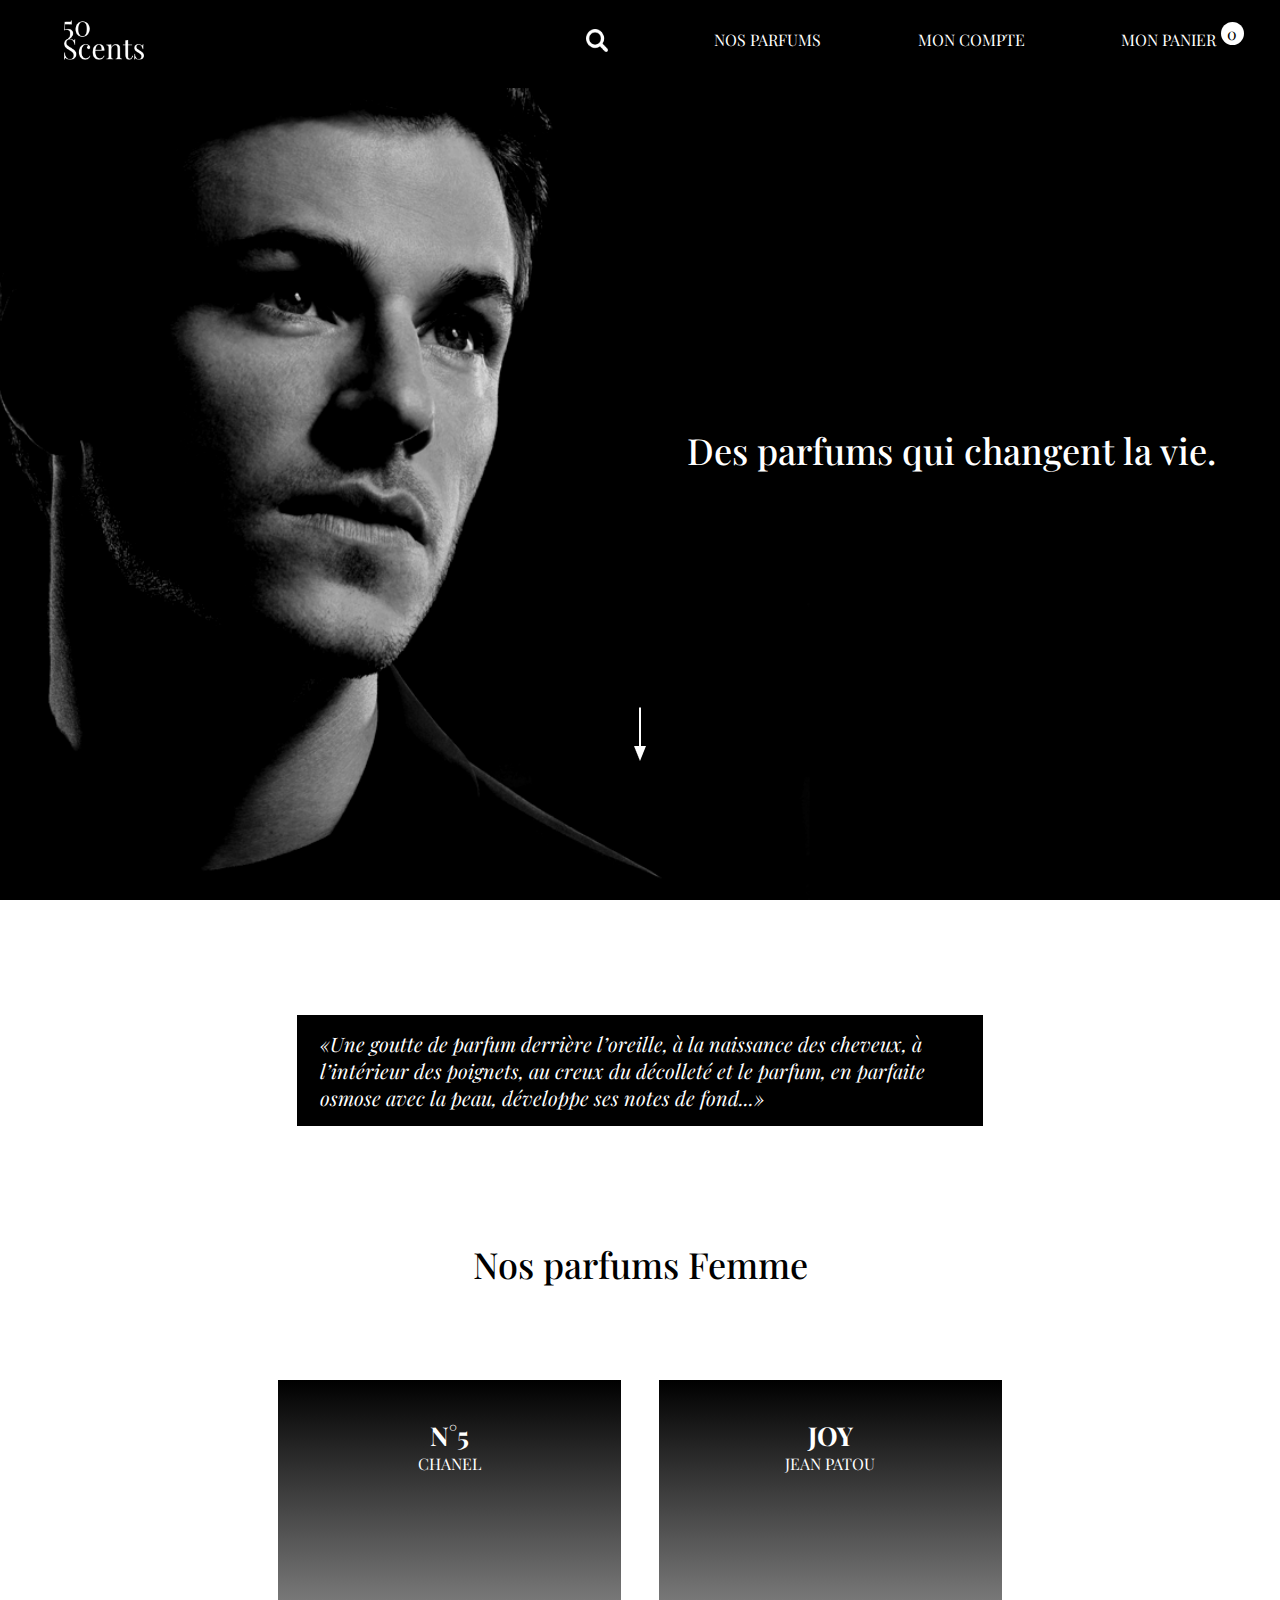
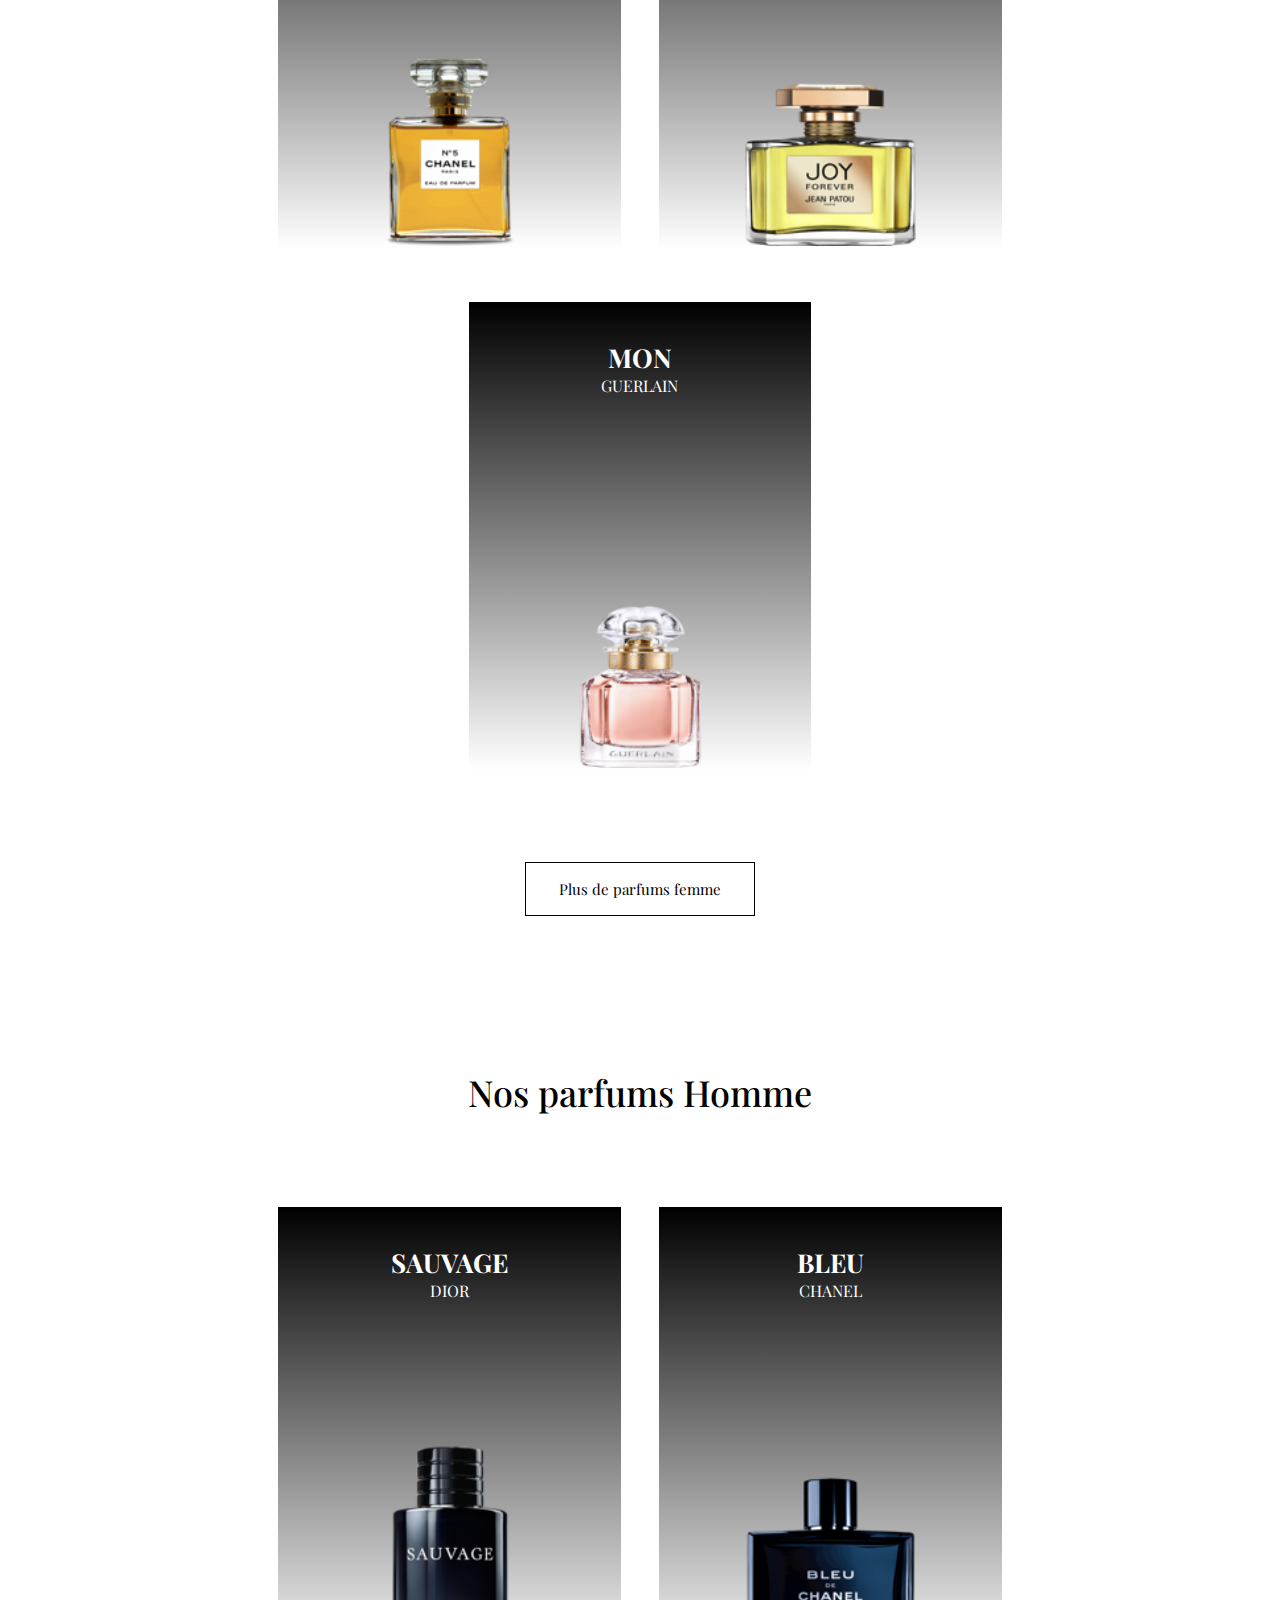
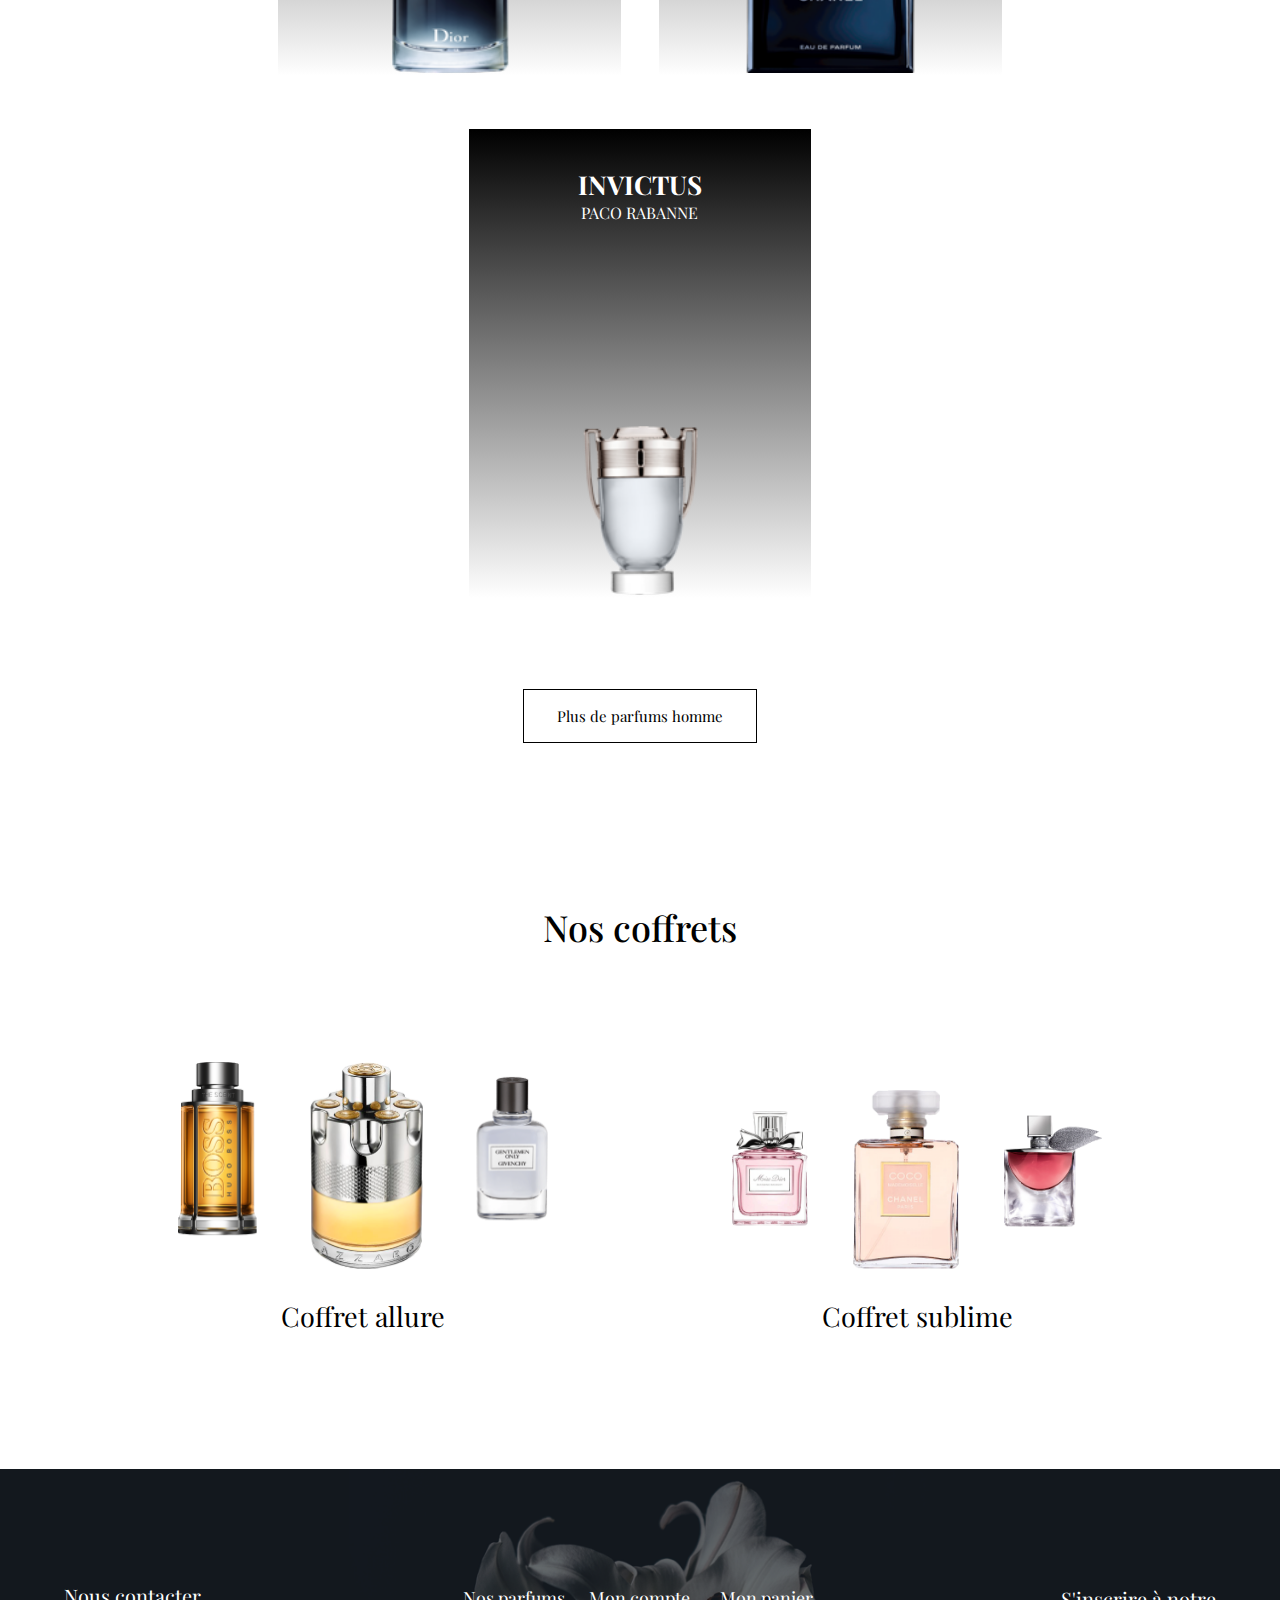
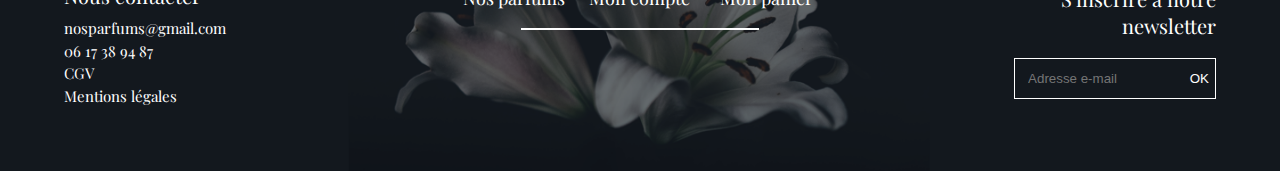
<file: index.html>
<!DOCTYPE html>
<html lang="fr">
<head>
  <meta charset="utf-8">
  <meta name="viewport" content="width=device-width, initial-scale=1.0">
  <link rel="stylesheet" href="styles/css/screen.css">
  <link href="https://fonts.googleapis.com/css?family=Playfair+Display:400,400i,700,700i,900,900i" rel="stylesheet">
  <link href="https://fonts.googleapis.com/css?family=Lato:100,300,400,700,900" rel="stylesheet">
  <title>50 Scents | Découvrez notre meilleure sélection de parfums homme et femme</title>
</head>
<body>
  <!-- HEADER -->
  <header>
    <!-- NAV -->
    <nav>
      <a href="index.html">
        <h1><img src="img-layout/logo-50-scents.png" alt="logo 50 Scents"></h1>
      </a>
      <img class="close" src="img-layout/close.png" alt="fermer le menu">
      <ul>
        <!-- ELEMENTS NAV -->
        <li class="search-menu"><a href="#"><img src="img-layout/search.png" alt="rechercher un parfum"></a></li>
        <li><a href="products-list.html">nos parfums</a></li>
        <li><a href="account.html">mon compte</a></li>
        <li class="basket"><a href="basket.html">mon panier <span id="count">0</span></a></li>
      </ul>
      <img class="burger" src="img-layout/menu.png" alt="ouvrir le menu">
      <!-- DETAILS PANIER AU HOVER -->
      <div class="basket-details">
        <div class="basket-product">
          <figure>
            <img src="img-content/ddd.png" alt="flacon chanel numero 5">
          </figure>
          <div class="details">
            <span>Chanel N°5</span>
            <span>Flacon de 100ml</span>
            <span>Quantité : 1</span>
            <span>Prix: 100€</span>
          </div>
          <img class="cross" src="img-layout/close.png" alt="retirer l'article" width="15">
        </div>
        <div class="basket-product">
          <figure>
            <img src="img-content/joy-home.png" alt="flacon jean patou joy">
          </figure>
          <div class="details">
            <span>Jean Patou - Joy</span>
            <span>Flacon de 100ml</span>
            <span>Quantité : 1</span>
            <span>Prix: 100€</span>
          </div>
          <img class="cross" src="img-layout/close.png" alt="retirer l'article" width="15">
        </div>
        <div class="pay">
          <span>Total : 200€</span>
          <a href="basket.html">payer</a>
        </div>
      </div>
    </nav>
  </header>
  <!-- FENETRE MODALE RECHERCHE -->
  <div class="search">
    <img src="img-layout/close.png" alt="fermer la fenêtre de recherche" width="30">
    <form class="" action="index.html" method="post">
      <input type="text" name="search" placeholder="Cherchez un parfum">
    </form>
  </div>
  <!-- HEADER COVER + PHRASE -->
  <section class="banner banner-index">
    <h2>Des parfums qui changent la vie.</h2>
    <div>
      <img src="img-layout/arrow.png" alt="scrollez pour découvrir">
    </div>
  </section>
  <main class="index-container">
    <!-- LISTE PARFUMS FEMME -->
    <section class="scent-list">
      <q>Une goutte de parfum derrière l’oreille, à la naissance des cheveux, à l’intérieur des poignets, au creux du décolleté et le parfum, en parfaite osmose avec la peau, développe ses notes de fond...</q>
      <h3>Nos parfums Femme</h3>
      <a class="picture" href="numero5-chanel.html">
        <!-- DESCRIPTION PARFUM -->
        <div>
          <h4>n°5</h4>
          <span class="brand">chanel</span>
          <!-- IMAGE PARFUM -->
          <figure>
            <img class="chanel" src="img-content/chanel1.png" alt="Flacon Numero 5 - Chanel">
          </figure>
        </div>
        <div class="details">
          <p>Lorem ipsum dolor sit amet, consectetur adipisicing elit, sed do eiusmod tempor incididunt ut labore et dolore magna aliqua.</p>
          <span>100&euro;</span>
        </div>
      </a>
      <a class="picture" href="jadore-dior.html">
        <div>
          <h4>joy</h4>
          <span class="brand">jean patou</span>
          <figure>
            <img class="joy" src="img-content/joy-list.png" alt="Flacon Joy - Jean Patou">
          </figure>
        </div>
        <div class="details">
          <p>Lorem ipsum dolor sit amet, consectetur adipisicing elit, sed do eiusmod tempor incididunt ut labore et dolore magna aliqua.</p>
          <span>100&euro;</span>
        </div>
      </a>
      <a class="picture" href="bleu-chanel.html">
        <div>
          <h4>mon</h4>
          <span class="brand">guerlain</span>
          <figure>
            <img class="guerlain" src="img-content/guerlain.png" alt="Flacon Mon - Guerlain">
          </figure>
        </div>
        <div class="details">
          <p>Lorem ipsum dolor sit amet, consectetur adipisicing elit, sed do eiusmod tempor incididunt ut labore et dolore magna aliqua.</p>
          <span>100&euro;</span>
        </div>
      </a>
    </section>
    <div class="discover">
      <a href="products-list.html#women">Plus de parfums femme</a>
    </div>
    <section class="scent-list">
      <h3>Nos parfums Homme</h3>
      <a class="picture" href="sauvage-dior.html">
        <div>
          <h4>sauvage</h4>
          <span class="brand">dior</span>
          <figure>
            <img id="sauvage" src="img-content/sauvage.png" alt="Flacon Sauvage - Dior">
          </figure>
        </div>
        <div class="details">
          <p>Lorem ipsum dolor sit amet, consectetur adipisicing elit, sed do eiusmod tempor incididunt ut labore et dolore magna aliqua.</p>
          <span>100&euro;</span>
        </div>
      </a>
      <a class="picture" href="bleu-chanel.html">
        <div>
          <h4>bleu</h4>
          <span class="brand">chanel</span>
          <figure>
            <img class="bleu" src="img-content/bleu.png" alt="Flacon Bleu - Chanel">
          </figure>
        </div>
        <div class="details">
          <p>Lorem ipsum dolor sit amet, consectetur adipisicing elit, sed do eiusmod tempor incididunt ut labore et dolore magna aliqua.</p>
          <span>100&euro;</span>
        </div>
      </a>
      <a class="picture" href="numero5-chanel.html">
        <div>
          <h4>invictus</h4>
          <span class="brand">paco rabanne</span>
          <figure>
            <img class="invictus" src="img-content/invictus.png" alt="Flacon Invictus - Paco Rabanne">
          </figure>
        </div>
        <div class="details">
          <p>Lorem ipsum dolor sit amet, consectetur adipisicing elit, sed do eiusmod tempor incididunt ut labore et dolore magna aliqua.</p>
          <span>100&euro;</span>
        </div>
      </a>
    </section>
    <div class="discover">
      <a href="products-list.html#men">Plus de parfums homme</a>
    </div>
    <section class="scent-pack">
      <h3>Nos coffrets</h3>
      <a class="pack" href="#">
        <div>
          <figure>
            <img id="pack-one" src="img-content/pack-one.png" alt="coffret Allure composé des parfums Hugo Boss, Azzaro &amp; Givenchy">
          </figure>
          <span>Coffret allure</span>
        </div>
      </a>
      <a class="pack" href="#">
        <div class="pack-two">
          <figure>
            <img src="img-content/pack-two.png" alt="coffret Sublime composé des parfums Miss Dior, Coco Mademoiselle &amp; Lolita Lempicka">
          </figure>
          <span>Coffret sublime</span>
        </div>
      </a>
    </section>
  </main>
  <!-- FOOTER -->
  <footer>
    <div class="footer-container">
      <!-- PARTIE CONTACT -->
      <div class="contact">
        <span>Nous contacter</span>
        <span><a href="mailto:nosparfums@gmail.com">nosparfums@gmail.com</a></span>
        <span><a href="tel:0617389487">06 17 38 94 87</a></span>
        <span>CGV</span>
        <span>Mentions légales</span>
      </div>
      <div class="account-container">
        <!-- PARTIE PLAN DE SITE -->
        <div class="sitemap">
          <ul>
            <li><a href="products-list.html">Nos parfums</a></li>
            <li><a href="account.html">Mon compte</a></li>
            <li class="basket"><a href="basket.html">Mon panier</a></li>
          </ul>
        </div>
        <div class="line">
        </div>
      </div>
      <!-- PARTIE NEWSLETTER -->
      <div class="newsletter">
        <div>
          <span>S'inscrire à notre newsletter</span>
          <form class="" action="index.html" method="post">
            <input type="email" name="mail" placeholder="Adresse e-mail">
            <input type="submit" name="subscribe" value="OK">
          </form>
        </div>
      </div>
    </div>
  </footer>

  <!-- CHARGEMENT DES SCRIPTS -->
  <script src="script/js/show-search.js" charset="utf-8"></script>
  <script src="script/js/scroll-gestion.js" charset="utf-8"></script>
  <script src="script/js/remove-from-basket.js" charset="utf-8"></script>
  <script src="script/js/burger.js" charset="utf-8"></script>
  <script src="script/js/save-storage.js" charset="utf-8"></script>
  <script src="script/js/show-basket.js" charset="utf-8"></script>
</body>
</html>
</file>
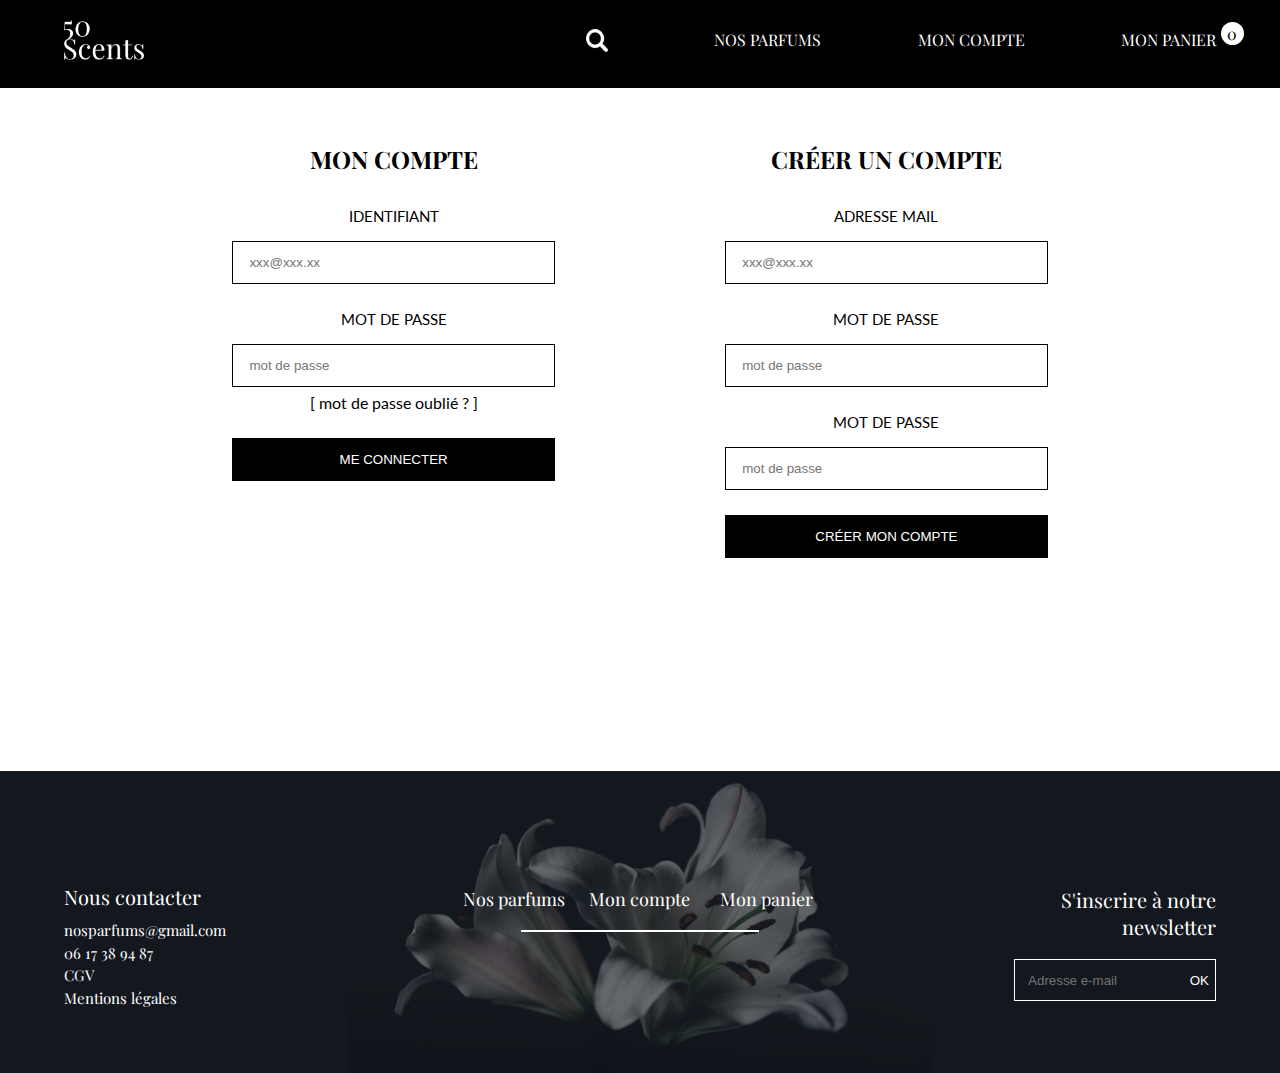
<file: account.html>
<!DOCTYPE html>
<html lang="fr">
<head>
  <meta charset="utf-8">
  <meta name="viewport" content="width=device-width, initial-scale=1.0">
  <link rel="stylesheet" href="styles/css/screen.css">
  <link href="https://fonts.googleapis.com/css?family=Playfair+Display:400,400i,700,700i,900,900i" rel="stylesheet">
  <link href="https://fonts.googleapis.com/css?family=Lato:100,300,400,700,900" rel="stylesheet">
  <title>50 Scents | Création ou connexion à votre compte</title>
</head>
<body>
  <!-- HEADER -->
  <header>
    <!-- NAV -->
    <nav>
      <a href="index.html">
        <h1><img src="img-layout/logo-50-scents.png" alt="logo 50 Scents"></h1>
      </a>
      <img class="close" src="img-layout/close.png" alt="fermer le menu">
      <ul>
        <!-- ELEMENTS NAV -->
        <li class="search-menu"><a href="#"><img src="img-layout/search.png" alt="rechercher un parfum"></a></li>
        <li><a href="products-list.html">nos parfums</a></li>
        <li><a href="account.html">mon compte</a></li>
        <li class="basket"><a href="basket.html">mon panier <span id="count">0</span></a></li>
      </ul>
      <img class="burger" src="img-layout/menu.png" alt="ouvrir le menu">
      <!-- DETAILS PANIER AU HOVER -->
      <div class="basket-details">
        <div class="basket-product">
          <!-- IMAGE PARFUM -->
          <figure>
            <img src="img-content/ddd.png" alt="flacon chanel numero 5">
          </figure>
          <!-- DESCRIPTION PARFUM -->
          <div class="details">
            <span>Chanel N°5</span>
            <span>Flacon de 100ml</span>
            <span>Quantité : 1</span>
            <span>Prix: 100€</span>
          </div>
          <img class="cross" src="img-layout/close.png" alt="retirer l'article" width="15">
        </div>
        <div class="basket-product">
          <figure>
            <img src="img-content/joy-home.png" alt="flacon jean patou joy">
          </figure>
          <div class="details">
            <span>Jean Patou - Joy</span>
            <span>Flacon de 100ml</span>
            <span>Quantité : 1</span>
            <span>Prix: 100€</span>
          </div>
          <img class="cross" src="img-layout/close.png" alt="retirer l'article" width="15">
        </div>
        <div class="pay">
          <span>Total : 200€</span>
          <a href="basket.html">payer</a>
        </div>
      </div>
    </nav>
  </header>
  <!-- FENETRE MODALE RECHERCHE -->
  <div class="search">
    <img src="img-layout/close.png" alt="fermer la fenêtre de recherche" width="30">
    <form class="" action="index.html" method="post">
      <input type="text" name="search" placeholder="Cherchez un parfum">
    </form>
  </div>
  <main class="account">
    <div>
      <!-- CONNEXION AU COMPTE EXISTANT -->
      <form class="" action="#" method="post">
        <h2>mon compte</h2>
        <label for="identifiant">identifiant</label>
        <input type="text" id="identifiant" name="identifiant" placeholder="xxx@xxx.xx">
        <label for="mdp">mot de passe</label>
        <input class="mdp" id="mdp" type="password" name="mdp" placeholder="mot de passe">
        <span><a href="#">[ mot de passe oublié ? ]</a></span>
        <input type="submit" name="ok" value="me connecter">
      </form>
    </div>

    <div>
      <!-- FORMULAIRE CREATION DE COMPTE -->
      <form class="" action="#" method="post">
        <h2>créer un compte</h2>
        <label for="mail">adresse mail</label>
        <input type="text" id="mail" name="mdp-crea" placeholder="xxx@xxx.xx">
        <label for="mdp-create">mot de passe</label>
        <input type="password" id="mdp-create" name="mdp-create" placeholder="mot de passe">
        <label for="mdp-conf">mot de passe</label>
        <input type="password" id="mdp-conf" name="mdp-conf" placeholder="mot de passe">
        <input type="submit" name="ok" value="créer mon compte">
      </form>
    </div>
  </main>
  <!-- FOOTER -->
  <footer>
    <div class="footer-container">
      <!-- PARTIE CONTACT -->
      <div class="contact">
        <span>Nous contacter</span>
        <span><a href="mailto:nosparfums@gmail.com">nosparfums@gmail.com</a></span>
        <span><a href="tel:0617389487">06 17 38 94 87</a></span>
        <span>CGV</span>
        <span>Mentions légales</span>
      </div>
      <div class="account-container">
        <!-- PARTIE PLAN DE SITE -->
        <div class="sitemap">
          <ul>
            <li><a href="products-list.html">Nos parfums</a></li>
            <li><a href="account.html">Mon compte</a></li>
            <li><a href="#">Mon panier</a></li>
          </ul>
        </div>
        <div class="line">
        </div>
      </div>
      <!-- PARTIE NEWSLETTER -->
      <div class="newsletter">
        <div>
          <span>S'inscrire à notre newsletter</span>
          <form class="" action="index.html" method="post">
            <input type="email" name="mail" placeholder="Adresse e-mail">
            <input type="submit" name="subscribe" value="OK">
          </form>
        </div>
      </div>
    </div>
  </footer>

  <!-- CHARGEMENT DES SCRIPTS -->
  <script src="script/js/show-search.js" charset="utf-8"></script>
  <script src="script/js/scroll-gestion.js" charset="utf-8"></script>
  <script src="script/js/remove-from-basket.js" charset="utf-8"></script>
  <script src="script/js/burger.js" charset="utf-8"></script>
  <script src="script/js/save-storage.js" charset="utf-8"></script>
  <script src="script/js/show-basket.js" charset="utf-8"></script>
</body>
</html>
</file>
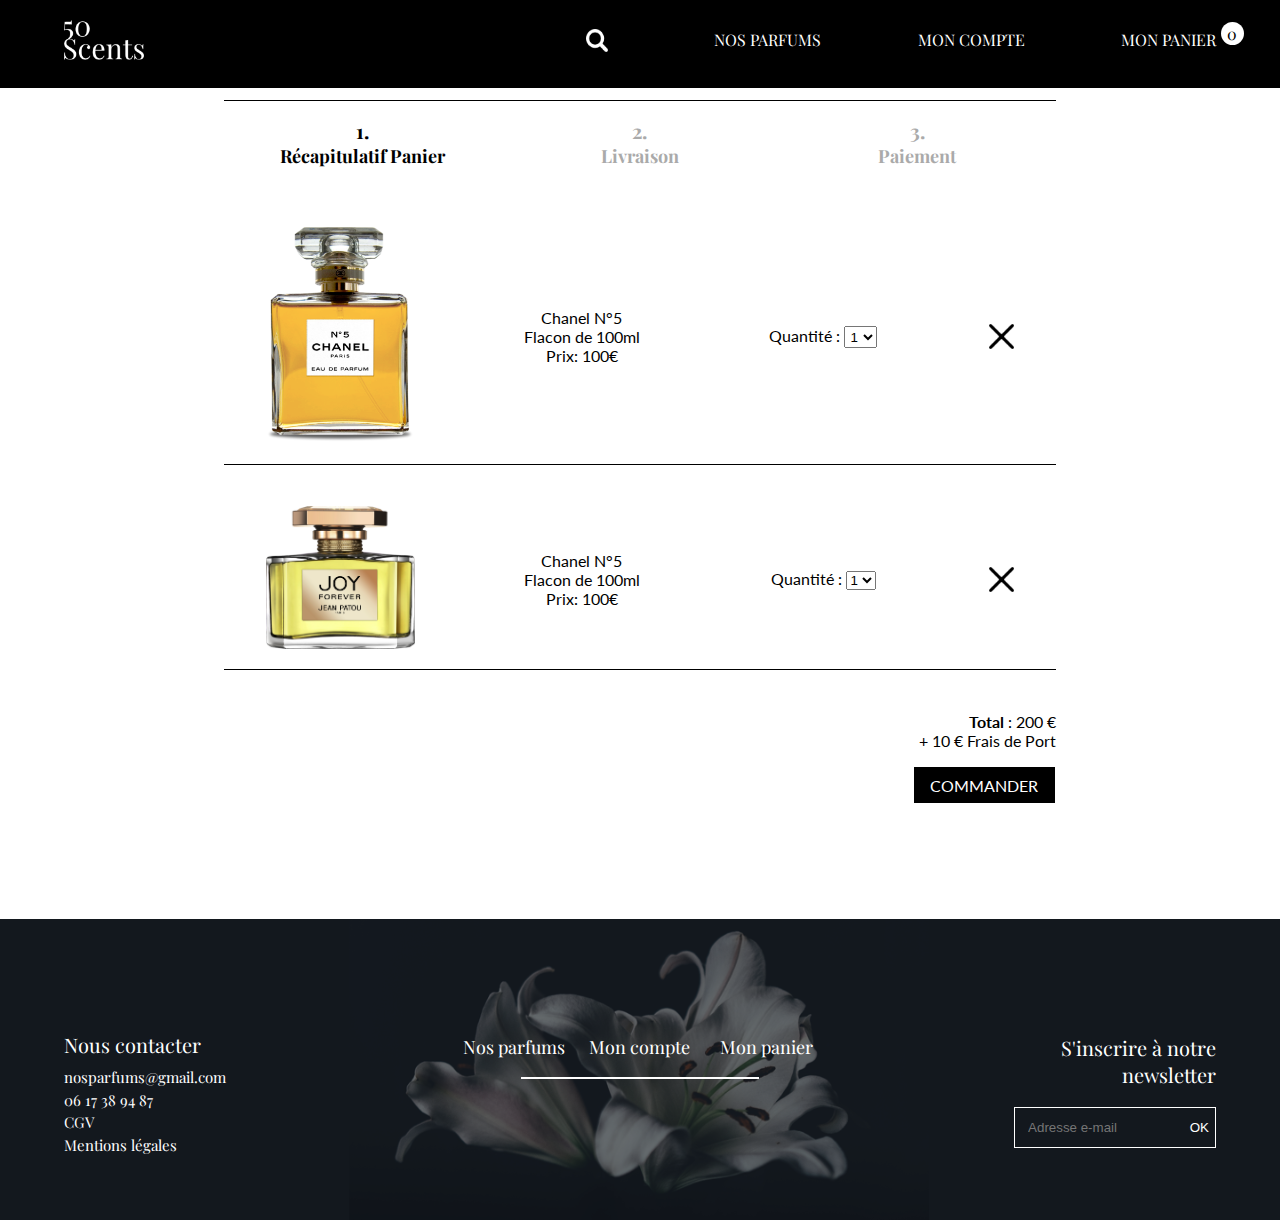
<file: basket.html>
<!DOCTYPE html>
<html lang="fr">
<head>
  <meta charset="utf-8">
  <title>50 Scents | Récapitulatif commande</title>
  <meta name="viewport" content="width=device-width, initial-scale=1.0">
  <link rel="stylesheet" href="styles/css/screen.css">
  <link href="https://fonts.googleapis.com/css?family=Playfair+Display:400,400i,700,700i,900,900i" rel="stylesheet">
  <link href="https://fonts.googleapis.com/css?family=Lato:100,300,400,700,900" rel="stylesheet">
</head>
<body>
  <!-- HEADER -->
  <header>
    <!-- NAV -->
    <nav>
      <a href="index.html">
        <h1><img src="img-layout/logo-50-scents.png" alt="logo 50 Scents"></h1>
      </a>
      <img class="close" src="img-layout/close.png" alt="fermer le menu">
      <ul>
        <!-- ELEMENTS NAV -->
        <li class="search-menu"><a href="#"><img src="img-layout/search.png" alt="rechercher un parfum"></a></li>
        <li><a href="products-list.html">nos parfums</a></li>
        <li><a href="account.html">mon compte</a></li>
        <li class="basket"><a href="basket.html">mon panier <span id="count">0</span></a></li>
      </ul>
      <img class="burger" src="img-layout/menu.png" alt="ouvrir le menu">
      <!-- DETAILS PANIER AU HOVER -->
      <div class="basket-details">
        <div class="basket-product">
          <figure>
            <img src="img-content/ddd.png" alt="flacon chanel numero 5">
          </figure>
          <div class="details">
            <span>Chanel N°5</span>
            <span>Flacon de 100ml</span>
            <span>Quantité : 1</span>
            <span>Prix: 100€</span>
          </div>
          <img class="cross" src="img-layout/close.png" alt="retirer l'article" width="15">
        </div>
        <div class="basket-product">
          <figure>
            <img src="img-content/joy-home.png" alt="flacon jean patou joy">
          </figure>
          <div class="details">
            <span>Jean Patou - Joy</span>
            <span>Flacon de 100ml</span>
            <span>Quantité : 1</span>
            <span>Prix: 100€</span>
          </div>
          <img class="cross" src="img-layout/close.png" alt="retirer l'article" width="15">
        </div>
        <div class="pay">
          <span>Total : 200€</span>
          <a href="basket.html">payer</a>
        </div>
      </div>
    </nav>
  </header>
  <!-- FENETRE MODALE RECHERCHE -->
  <div class="search">
    <img src="img-layout/close.png" alt="fermer la fenêtre de recherche" width="30">
    <form class="" action="index.html" method="post">
      <input type="text" name="search" placeholder="Cherchez un parfum">
    </form>
  </div>
  <main class="basket-resume">
    <!-- ETAPES DU FORMULAIRE DE COMMANDE -->
    <div class="purchase-steps">
      <a href="basket.html">
        <div>
          <span class="current">1.</span>
          <p class="current">récapitulatif panier</p>
        </div>
      </a>
      <a href="shipping.html">
        <div>
          <span>2.</span>
          <p>livraison</p>
        </div>
      </a>
      <a href="pay.html">
        <div>
          <span>3.</span>
          <p>paiement</p>
        </div>
      </a>
    </div>
    <!-- ELEMENT DU PANIER -->
    <section class="basket-item">
      <div>
        <!-- IMAGE DU PRODUIT -->
        <figure>
          <img src="img-content/ddd.png" alt="flacon chanel numero 5">
        </figure>
      </div>
      <!-- DESCRIPTION DU PRODUIT -->
      <div class="desc">
        <span>Chanel N°5</span>
        <span>Flacon de 100ml</span>
        <span>Prix: 100€</span>
      </div>
      <!-- QUANTITE DE PRODUIT -->
      <div>
        <span>Quantité :</span>
        <select class="quantity" name="quantity">
          <option value="1">1</option>
          <option value="2">2</option>
          <option value="3">3</option>
          <option value="4">4</option>
          <option value="5">5</option>
          <option value="6">6</option>
          <option value="7">7</option>
          <option value="8">8</option>
          <option value="9">9</option>
        </select>
      </div>
      <img class="cross" src="img-layout/close-black.png" alt="retirer l'article du panier" width="25">
    </section>
    <section class="basket-item">
      <div>
        <figure>
          <img src="img-content/joy-home.png" alt="flacon jean patou joy">
        </figure>
      </div>
      <div class="desc">
        <span>Chanel N°5</span>
        <span>Flacon de 100ml</span>
        <span>Prix: 100€</span>
      </div>
      <div>
        <span>Quantité :</span>
        <select class="quantity-2" name="quantity-2">
          <option value="1">1</option>
          <option value="2">2</option>
          <option value="3">3</option>
          <option value="4">4</option>
          <option value="5">5</option>
          <option value="6">6</option>
          <option value="7">7</option>
          <option value="8">8</option>
          <option value="9">9</option>
        </select>
      </div>
      <img class="cross" src="img-layout/close-black.png" alt="retirer l'article du panier" width="25">
    </section>
    <div class="total">
      <span><strong>Total</strong> : 200 &euro;</span>
      <span>+ 10 &euro; Frais de Port</span>
    </div>
    <a class="confirm" href="shipping.html">commander</a>
  </main>
  <!-- FOOTER -->
  <footer class="clearfix resume">
    <div class="footer-container">
      <!-- CONTACT -->
      <div class="contact">
        <span>Nous contacter</span>
        <span><a href="mailto:nosparfums@gmail.com">nosparfums@gmail.com</a></span>
        <span><a href="tel:0617389487">06 17 38 94 87</a></span>
        <span>CGV</span>
        <span>Mentions légales</span>
      </div>
      <div class="account-container">
        <!-- PLAN DU SITE -->
        <div class="sitemap">
          <ul>
            <li><a href="products-list.html">Nos parfums</a></li>
            <li><a href="account.html">Mon compte</a></li>
            <li class="basket"><a href="basket.html">Mon panier</a></li>
          </ul>
        </div>
        <div class="line">
        </div>
      </div>
      <!-- NEWSLETTER -->
      <div class="newsletter">
        <div>
          <span>S'inscrire à notre newsletter</span>
          <form class="" action="index.html" method="post">
            <input type="email" name="mail" placeholder="Adresse e-mail">
            <input type="submit" name="subscribe" value="OK">
          </form>
        </div>
      </div>
    </div>
  </footer>

  <!-- CHARGEMENT SCRIPTS -->
  <script src="script/js/show-search.js" charset="utf-8"></script>
  <script src="script/js/scroll-gestion.js" charset="utf-8"></script>
  <script src="script/js/remove-from-basket.js" charset="utf-8"></script>
  <script src="script/js/burger.js" charset="utf-8"></script>
  <script src="script/js/show-basket.js" charset="utf-8"></script>
</body>
</html>
</file>
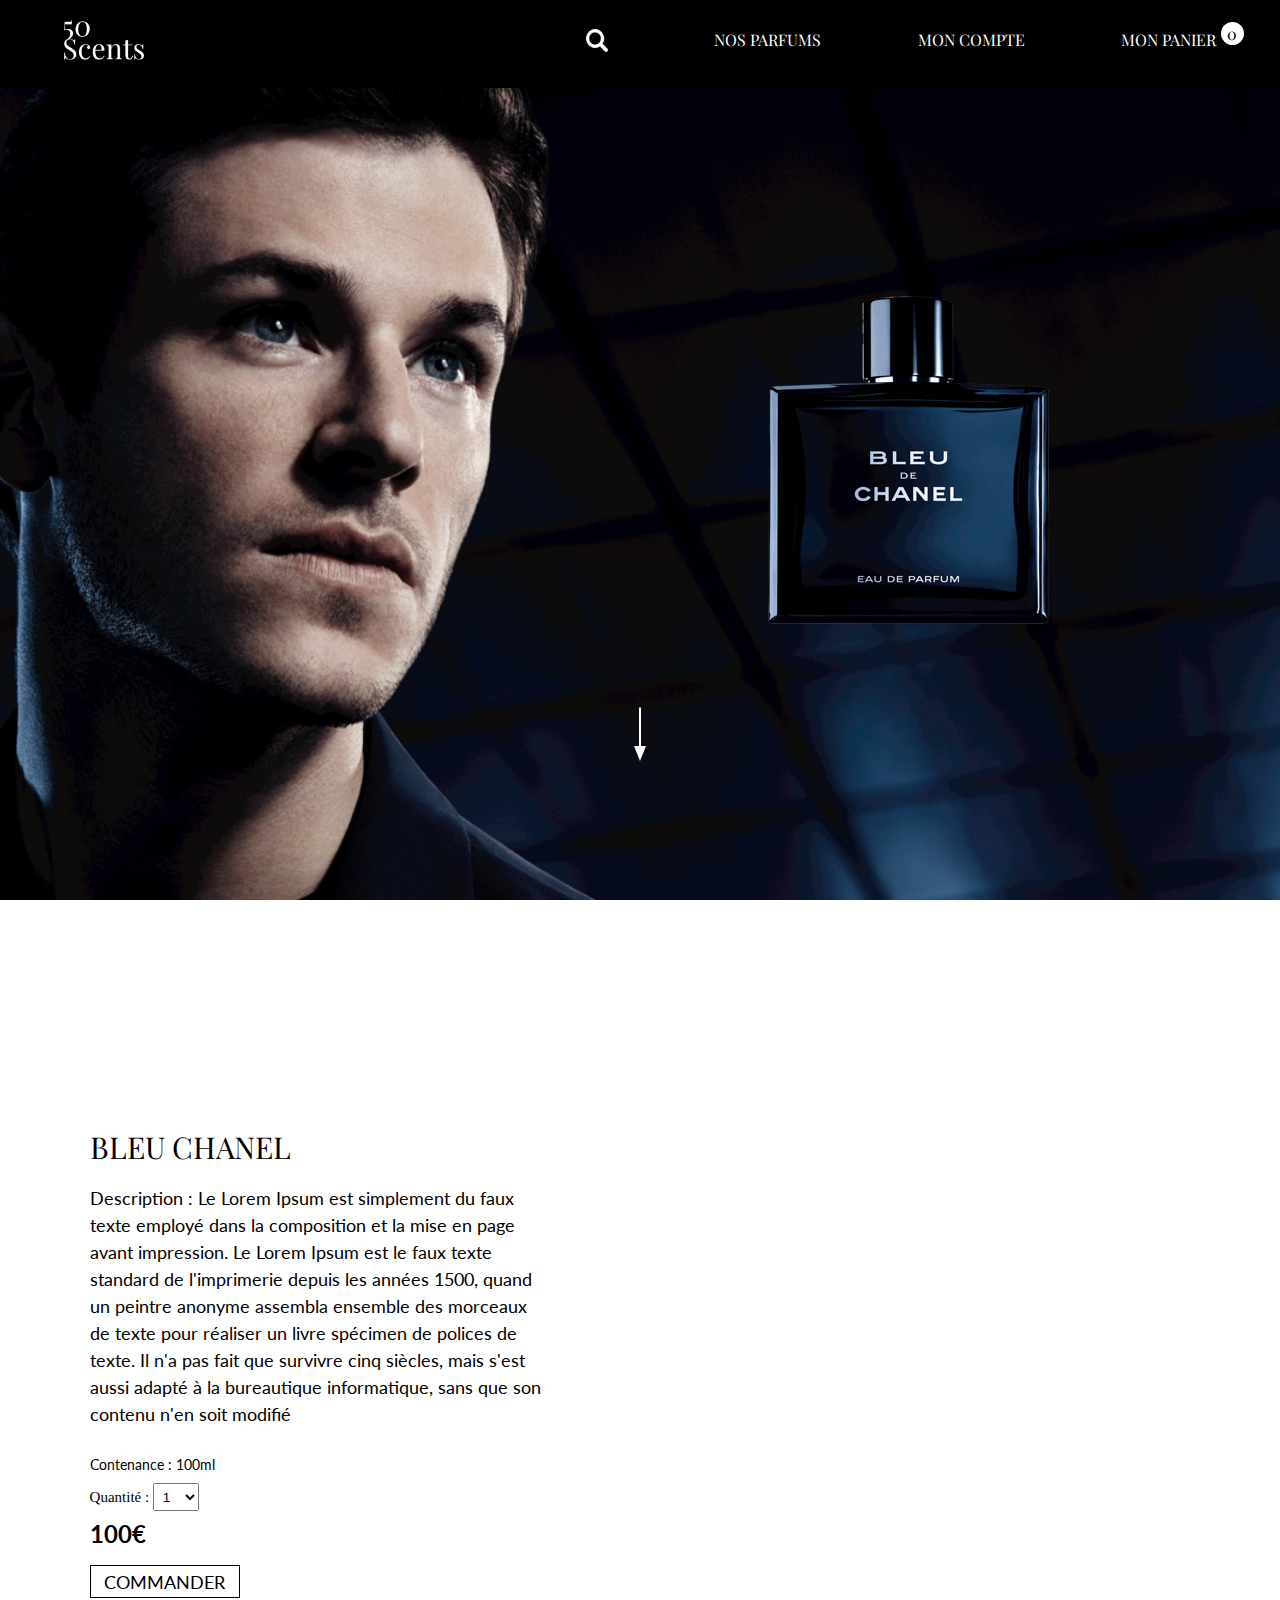
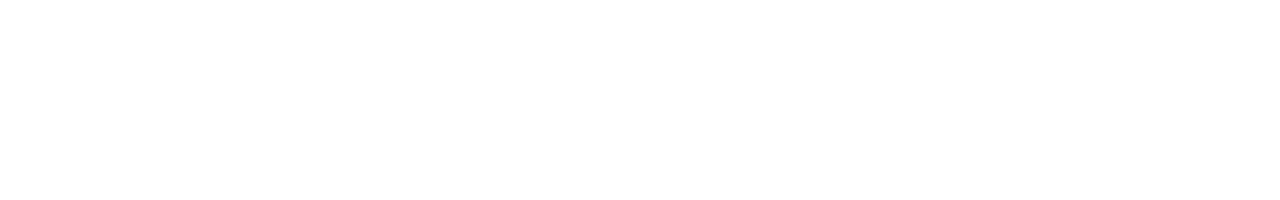
<file: bleu-chanel.html>
<!DOCTYPE html>
<html lang="fr">
<head>
  <meta charset="utf-8">
  <meta name="viewport" content="width=device-width, initial-scale=1.0">
  <meta name="description" content="Bleu | Eau de toilette de Chanel" />
  <link rel="stylesheet" href="styles/css/screen.css">
  <link href="https://fonts.googleapis.com/css?family=Playfair+Display:400,400i,700,700i,900,900i" rel="stylesheet">
  <link href="https://fonts.googleapis.com/css?family=Lato:100,300,400,700,900" rel="stylesheet">
  <title>50 Scents | Parfum Bleu de Chanel</title>
</head>
<body>
  <!-- HEADER -->
  <header>
    <!-- NAV -->
    <nav>
      <a href="index.html">
        <h1><img src="img-layout/logo-50-scents.png" alt="logo 50 Scents"></h1>
      </a>
      <img class="close" src="img-layout/close.png" alt="fermer le menu">
      <ul>
        <!-- LISTE NAV -->
        <li class="search-menu"><a href="#"><img src="img-layout/search.png" alt="rechercher un parfum"></a></li>
        <li><a href="products-list.html">nos parfums</a></li>
        <li><a href="account.html">mon compte</a></li>
        <li class="basket"><a href="basket.html">mon panier <span id="count">0</span></a></li>
      </ul>
      <img class="burger" src="img-layout/menu.png" alt="ouvrir le menu">
      <div class="basket-details">
        <!-- DETAILS PANIER HOVER -->
        <div class="basket-product">
          <figure>
            <img src="img-content/ddd.png" alt="flacon chanel numero 5">
          </figure>
          <div class="details">
            <span>Chanel N°5</span>
            <span>Flacon de 100ml</span>
            <span>Quantité : 1</span>
            <span>Prix: 100€</span>
          </div>
          <img class="cross" src="img-layout/close.png" alt="retirer l'article" width="15">
        </div>
        <div class="basket-product">
          <figure>
            <img src="img-content/joy-home.png" alt="flacon jean patou joy">
          </figure>
          <div class="details">
            <span>Jean Patou - Joy</span>
            <span>Flacon de 100ml</span>
            <span>Quantité : 1</span>
            <span>Prix: 100€</span>
          </div>
          <img class="cross" src="img-layout/close.png" alt="retirer l'article" width="15">
        </div>
        <div class="pay">
          <span>Total : 200€</span>
          <a href="basket.html">payer</a>
        </div>
      </div>
    </nav>
  </header>
  <!-- FENETRE MODALE RECHERCHE -->
  <div class="search">
    <img src="img-layout/close.png" alt="fermer la fenêtre de recherche" width="30">
    <form class="" action="index.html" method="post">
      <input type="text" name="search" placeholder="Cherchez un parfum">
    </form>
  </div>
  <!-- BACKGROUND DU PARFUM -->
  <section class="banner banner-bleu">
    <!-- IMAGE DU PARFUM -->
    <div class="scent-picture">
      <figure>
        <img class="chanel-bottle" src="img-content/flacon-bleu-chanel.png" alt="Flacon parfum Bleu de Chanel">
      </figure>
    </div>
    <div class="arrow">
      <img src="img-layout/arrow.png" alt="scrollez pour découvrir">
    </div>
  </section>
  <main>
    <!-- DESCRIPTION DU PARFUM -->
    <section class="scent-description">
      <div class="scent-text" id="ancre">
        <h2>bleu chanel</h2>
        <p>Description : Le Lorem Ipsum est simplement du faux texte employé dans la composition et la mise en page avant impression. Le Lorem Ipsum est le faux texte standard de l'imprimerie depuis les années 1500, quand un peintre anonyme assembla ensemble des morceaux de texte pour réaliser un livre spécimen de polices de texte. Il n'a pas fait que survivre cinq siècles, mais s'est aussi adapté à la bureautique informatique, sans que son contenu n'en soit modifié</p>
        <span class="contain">Contenance : 100ml</span>
        <form action="#ancre" method="post">
          <label for="quantity">quantité :</label>
          <select id="quantity" class="quantity" name="quantity">
            <option value="1">1</option>
            <option value="2">2</option>
            <option value="3">3</option>
            <option value="4">4</option>
            <option value="5">5</option>
            <option value="6">6</option>
            <option value="7">7</option>
            <option value="8">8</option>
            <option value="9">9</option>
            <option value="10">10</option>
          </select>
        </form>
        <p class="scent-price">100€</p>
        <a class="shop" href="#ancre">commander</a>
      </div>
    </section>
  </main>

  <!-- CHARGEMENT DES SCRIPTS -->
  <script src="script/js/show-search.js" charset="utf-8"></script>
  <script src="script/js/scroll-gestion.js" charset="utf-8"></script>
  <script src="script/js/price-calculation.js" charset="utf-8"></script>
  <script src="script/js/remove-from-basket.js" charset="utf-8"></script>
  <script src="script/js/burger.js" charset="utf-8"></script>
  <script src="script/js/save-storage.js" charset="utf-8"></script>
  <script src="script/js/add-to-cart.js" charset="utf-8"></script>
  <script src="script/js/show-basket.js" charset="utf-8"></script>
</body>
</html>
</file>
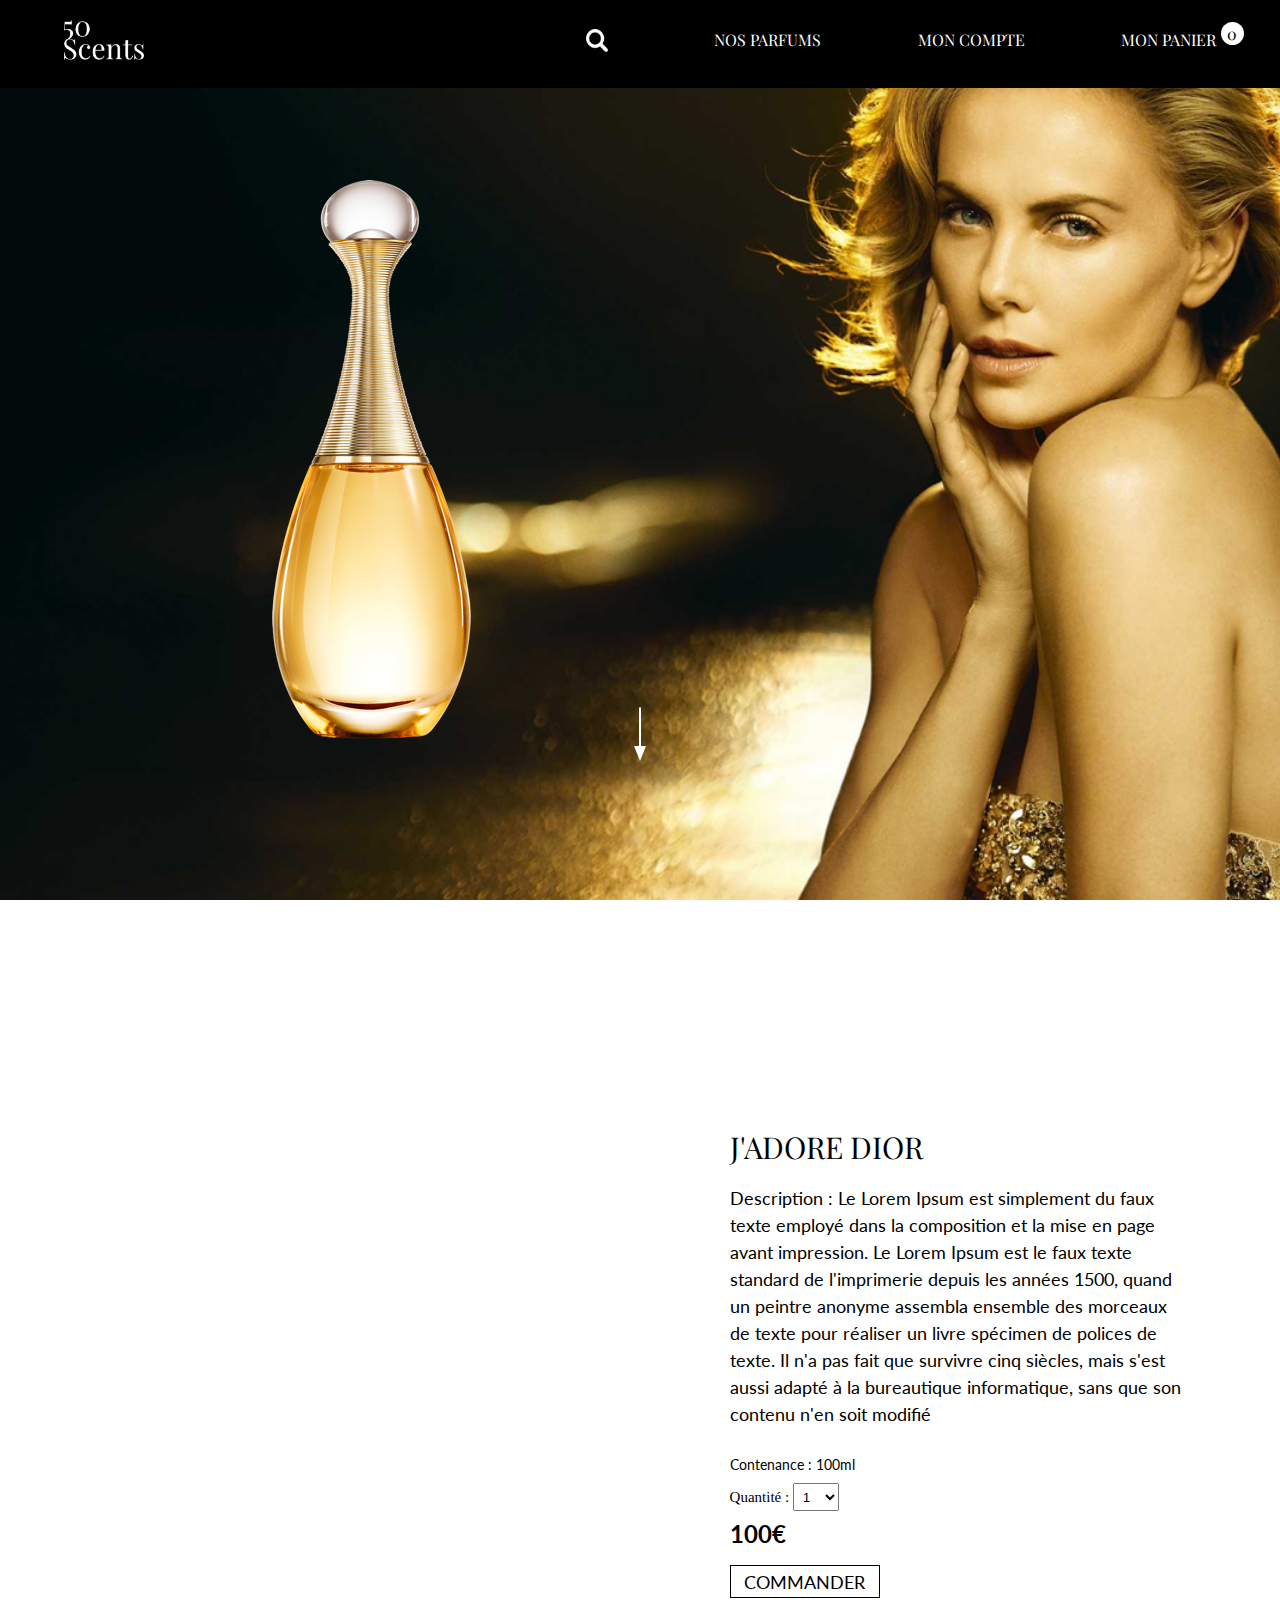
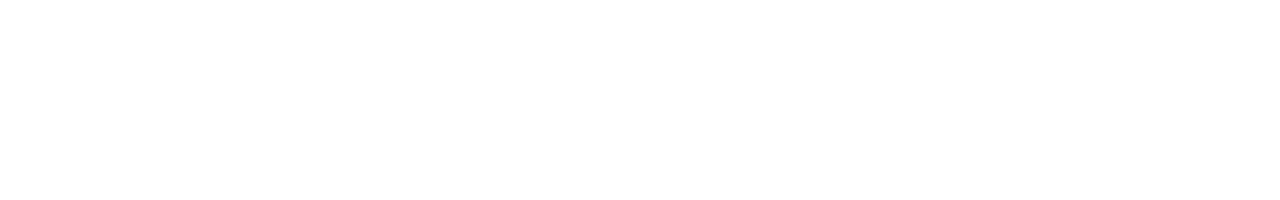
<file: jadore-dior.html>
<!DOCTYPE html>
<html lang="fr">
<head>
  <meta charset="utf-8">
  <meta name="viewport" content="width=device-width, initial-scale=1.0">
  <meta name="description" content="J'adore | Eau de toilette de Dior" />
  <link rel="stylesheet" href="styles/css/screen.css">
  <link href="https://fonts.googleapis.com/css?family=Playfair+Display:400,400i,700,700i,900,900i" rel="stylesheet">
  <link href="https://fonts.googleapis.com/css?family=Lato:100,300,400,700,900" rel="stylesheet">
  <title>50 Scents | Parfum J'adore Dior</title>
</head>
<body>
  <!-- HEADER -->
  <header>
    <!-- NAV -->
    <nav>
      <a href="index.html">
        <h1><img src="img-layout/logo-50-scents.png" alt="logo 50 Scents"></h1>
      </a>
      <img class="close" src="img-layout/close.png" alt="fermer le menu">
      <ul>
        <!-- ELEMENTS NAV -->
        <li class="search-menu"><a href="#"><img src="img-layout/search.png" alt="rechercher un parfum"></a></li>
        <li><a href="products-list.html">nos parfums</a></li>
        <li><a href="account.html">mon compte</a></li>
        <li class="basket"><a href="basket.html">mon panier <span id="count">0</span></a></li>
      </ul>
      <img class="burger" src="img-layout/menu.png" alt="ouvrir le menu">
      <!-- PANIER AU HOVER -->
      <div class="basket-details">
        <div class="basket-product">
          <figure>
            <img src="img-content/ddd.png" alt="flacon chanel numero 5">
          </figure>
          <div class="details">
            <span>Chanel N°5</span>
            <span>Flacon de 100ml</span>
            <span>Quantité : 1</span>
            <span>Prix: 100€</span>
          </div>
          <img class="cross" src="img-layout/close.png" alt="retirer l'article" width="15">
        </div>
        <div class="basket-product">
          <figure>
            <img src="img-content/joy-home.png" alt="flacon jean patou joy">
          </figure>
          <div class="details">
            <span>Jean Patou - Joy</span>
            <span>Flacon de 100ml</span>
            <span>Quantité : 1</span>
            <span>Prix: 100€</span>
          </div>
          <img class="cross" src="img-layout/close.png" alt="retirer l'article" width="15">
        </div>
        <div class="pay">
          <span>Total : 200€</span>
          <a href="basket.html">payer</a>
        </div>
      </div>
    </nav>
  </header>
  <!-- FENETRE MODALE RECHERCHE -->
  <div class="search">
    <img src="img-layout/close.png" alt="fermer la fenêtre de recherche" width="30">
    <form class="" action="index.html" method="post">
      <input type="text" name="search" placeholder="Cherchez un parfum">
    </form>
  </div>
  <main>
    <!-- BACKGROUND PARFUM -->
    <section class="banner banner-jadore">
      <!-- IMAGE PARFUM -->
      <div class="scent-picture-left">
        <figure>
          <img src="img-content/flacon-jadore-dior.png" alt="Flacon parfum J'Adore de Dior">
        </figure>
      </div>
      <div class="arrow">
        <img src="img-layout/arrow.png" alt="scrollez pour découvrir">
      </div>
    </section>
    <!-- DESCRIPTION PARFUM -->
    <section class="scent-description-right">
      <div class="scent-text" id="ancre">
        <h2>j'adore dior</h2>
        <p>Description : Le Lorem Ipsum est simplement du faux texte employé dans la composition et la mise en page avant impression. Le Lorem Ipsum est le faux texte standard de l'imprimerie depuis les années 1500, quand un peintre anonyme assembla ensemble des morceaux de texte pour réaliser un livre spécimen de polices de texte. Il n'a pas fait que survivre cinq siècles, mais s'est aussi adapté à la bureautique informatique, sans que son contenu n'en soit modifié</p>
        <span class="contain">Contenance : 100ml</span>
        <form action="#ancre" method="post">
          <label for="quantity">quantité :</label>
          <select id="quantity" class="quantity" name="quantity">
            <option value="1">1</option>
            <option value="2">2</option>
            <option value="3">3</option>
            <option value="4">4</option>
            <option value="5">5</option>
            <option value="6">6</option>
            <option value="7">7</option>
            <option value="8">8</option>
            <option value="9">9</option>
            <option value="10">10</option>
          </select>
        </form>
        <p class="scent-price">100€</p>
        <a class="shop" href="#ancre">commander</a>
      </div>
    </section>
  </main>

  <!-- CHARGEMENT SCRIPTS -->
  <script src="script/js/show-search.js" charset="utf-8"></script>
  <script src="script/js/scroll-gestion.js" charset="utf-8"></script>
  <script src="script/js/price-calculation.js" charset="utf-8"></script>
  <script src="script/js/remove-from-basket.js" charset="utf-8"></script>
  <script src="script/js/burger.js" charset="utf-8"></script>
  <script src="script/js/save-storage.js" charset="utf-8"></script>
  <script src="script/js/add-to-cart.js" charset="utf-8"></script>
  <script src="script/js/show-basket.js" charset="utf-8"></script>
</body>
</html>
</file>
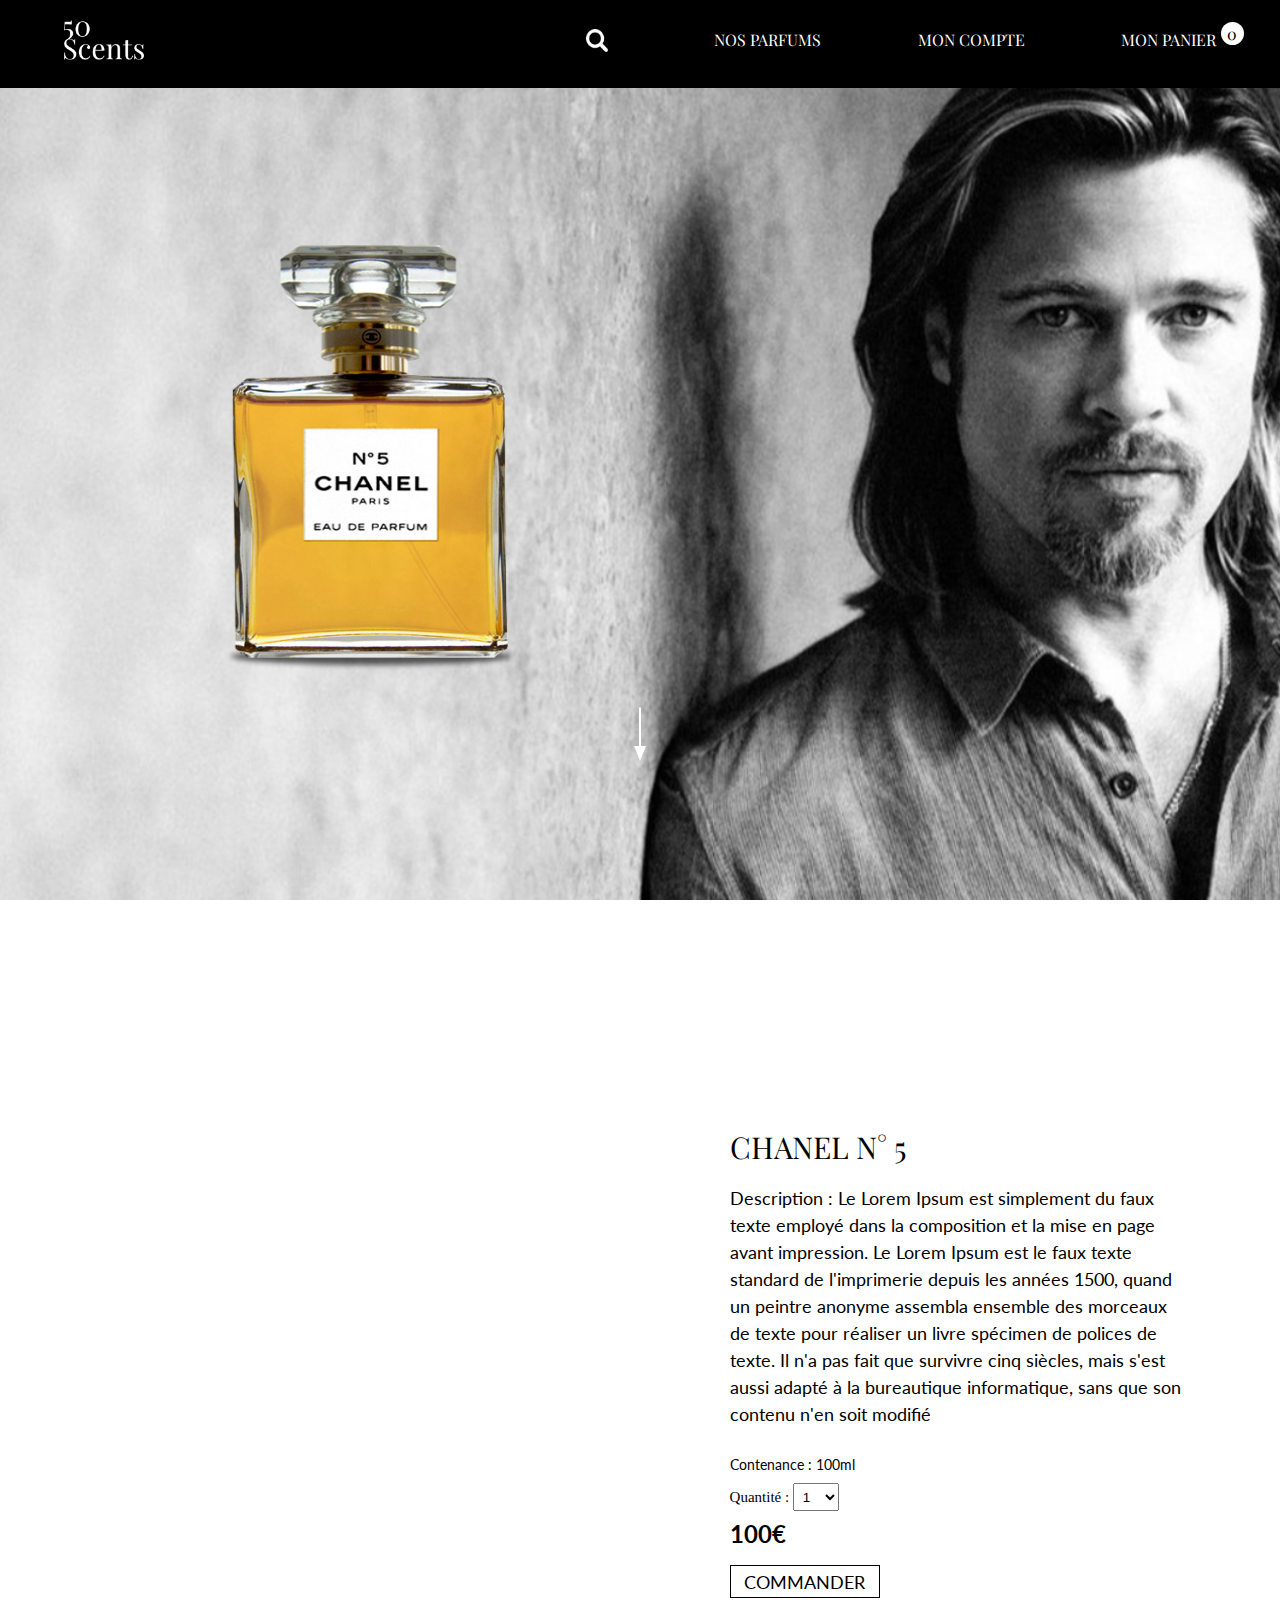
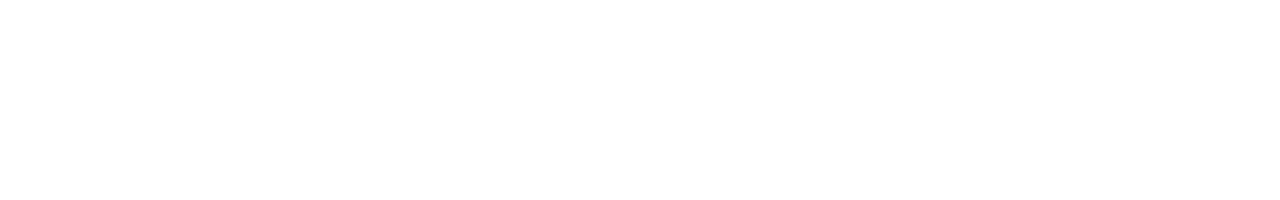
<file: numero5-chanel.html>
<!DOCTYPE html>
<html lang="fr">
<head>
  <meta charset="utf-8">
  <meta name="viewport" content="width=device-width, initial-scale=1.0">
  <meta name="description" content="Numero 5 | Eau de toilette de Chanel" />
  <link rel="stylesheet" href="styles/css/screen.css">
  <link href="https://fonts.googleapis.com/css?family=Playfair+Display:400,400i,700,700i,900,900i" rel="stylesheet">
  <link href="https://fonts.googleapis.com/css?family=Lato:100,300,400,700,900" rel="stylesheet">
  <title>50 Scents | Parfum Numero 5 de Chanel</title>
</head>
<body>
  <!-- HEADER -->
  <header>
    <!-- NAV -->
    <nav>
      <a href="index.html">
        <h1><img src="img-layout/logo-50-scents.png" alt="logo 50 Scents"></h1>
      </a>
      <img class="close" src="img-layout/close.png" alt="fermer le menu">
      <ul>
        <!-- ELEMENTS NAV -->
        <li class="search-menu"><a href="#"><img src="img-layout/search.png" alt="rechercher un parfum"></a></li>
        <li><a href="products-list.html">nos parfums</a></li>
        <li><a href="account.html">mon compte</a></li>
        <li class="basket"><a href="basket.html">mon panier <span id="count">0</span></a></li>
      </ul>
      <img class="burger" src="img-layout/menu.png" alt="ouvrir le menu">
      <!-- PANIER AU HOVER -->
      <div class="basket-details">
        <div class="basket-product">
          <figure>
            <img src="img-content/ddd.png" alt="flacon chanel numero 5">
          </figure>
          <div class="details">
            <span>Chanel N°5</span>
            <span>Flacon de 100ml</span>
            <span>Quantité : 1</span>
            <span>Prix: 100€</span>
          </div>
          <img class="cross" src="img-layout/close.png" alt="retirer l'article" width="15">
        </div>
        <div class="basket-product">
          <figure>
            <img src="img-content/joy-home.png" alt="flacon jean patou joy">
          </figure>
          <div class="details">
            <span>Jean Patou - Joy</span>
            <span>Flacon de 100ml</span>
            <span>Quantité : 1</span>
            <span>Prix: 100€</span>
          </div>
          <img class="cross" src="img-layout/close.png" alt="retirer l'article" width="15">
        </div>
        <div class="pay">
          <span>Total : 200€</span>
          <a href="basket.html">payer</a>
        </div>
      </div>
    </nav>
  </header>
  <!-- FENETRE MODALE RECHERCHE -->
  <div class="search">
    <img src="img-layout/close.png" alt="fermer la fenêtre de recherche" width="30">
    <form class="" action="index.html" method="post">
      <input type="text" name="search" placeholder="Cherchez un parfum">
    </form>
  </div>
  <main>
    <!-- BACKGROUND PARFUM -->
    <section class="banner banner-numero">
      <!-- PHOTO PARFUM -->
      <div class="scent-picture-left">
        <figure>
          <img src="img-content/ddd.png" alt="Flacon parfum Numero 5 de Chanel">
        </figure>
      </div>
      <div class="arrow">
        <img src="img-layout/arrow.png" alt="scrollez pour découvrir">
      </div>
    </section>
    <!-- DESCRIPTION PARFUM -->
    <section class="scent-description-right">
      <div class="scent-text" id="ancre">
        <h2>chanel n° 5</h2>
        <p>Description : Le Lorem Ipsum est simplement du faux texte employé dans la composition et la mise en page avant impression. Le Lorem Ipsum est le faux texte standard de l'imprimerie depuis les années 1500, quand un peintre anonyme assembla ensemble des morceaux de texte pour réaliser un livre spécimen de polices de texte. Il n'a pas fait que survivre cinq siècles, mais s'est aussi adapté à la bureautique informatique, sans que son contenu n'en soit modifié</p>
        <span class="contain">Contenance : 100ml</span>
        <form action="#ancre" method="post">
          <label for="quantity">quantité :</label>
          <select id="quantity" class="quantity" name="quantity">
            <option value="1">1</option>
            <option value="2">2</option>
            <option value="3">3</option>
            <option value="4">4</option>
            <option value="5">5</option>
            <option value="6">6</option>
            <option value="7">7</option>
            <option value="8">8</option>
            <option value="9">9</option>
            <option value="10">10</option>
          </select>
        </form>
        <p class="scent-price">100€</p>
        <a class="shop" href="#ancre">commander</a>
      </div>
    </section>
  </main>

  <!-- CHARGEMENT SCRIPTS -->
  <script src="script/js/show-search.js" charset="utf-8"></script>
  <script src="script/js/scroll-gestion.js" charset="utf-8"></script>
  <script src="script/js/price-calculation.js" charset="utf-8"></script>
  <script src="script/js/remove-from-basket.js" charset="utf-8"></script>
  <script src="script/js/burger.js" charset="utf-8"></script>
  <script src="script/js/save-storage.js" charset="utf-8"></script>
  <script src="script/js/add-to-cart.js" charset="utf-8"></script>
  <script src="script/js/show-basket.js" charset="utf-8"></script>
</body>
</html>
</file>
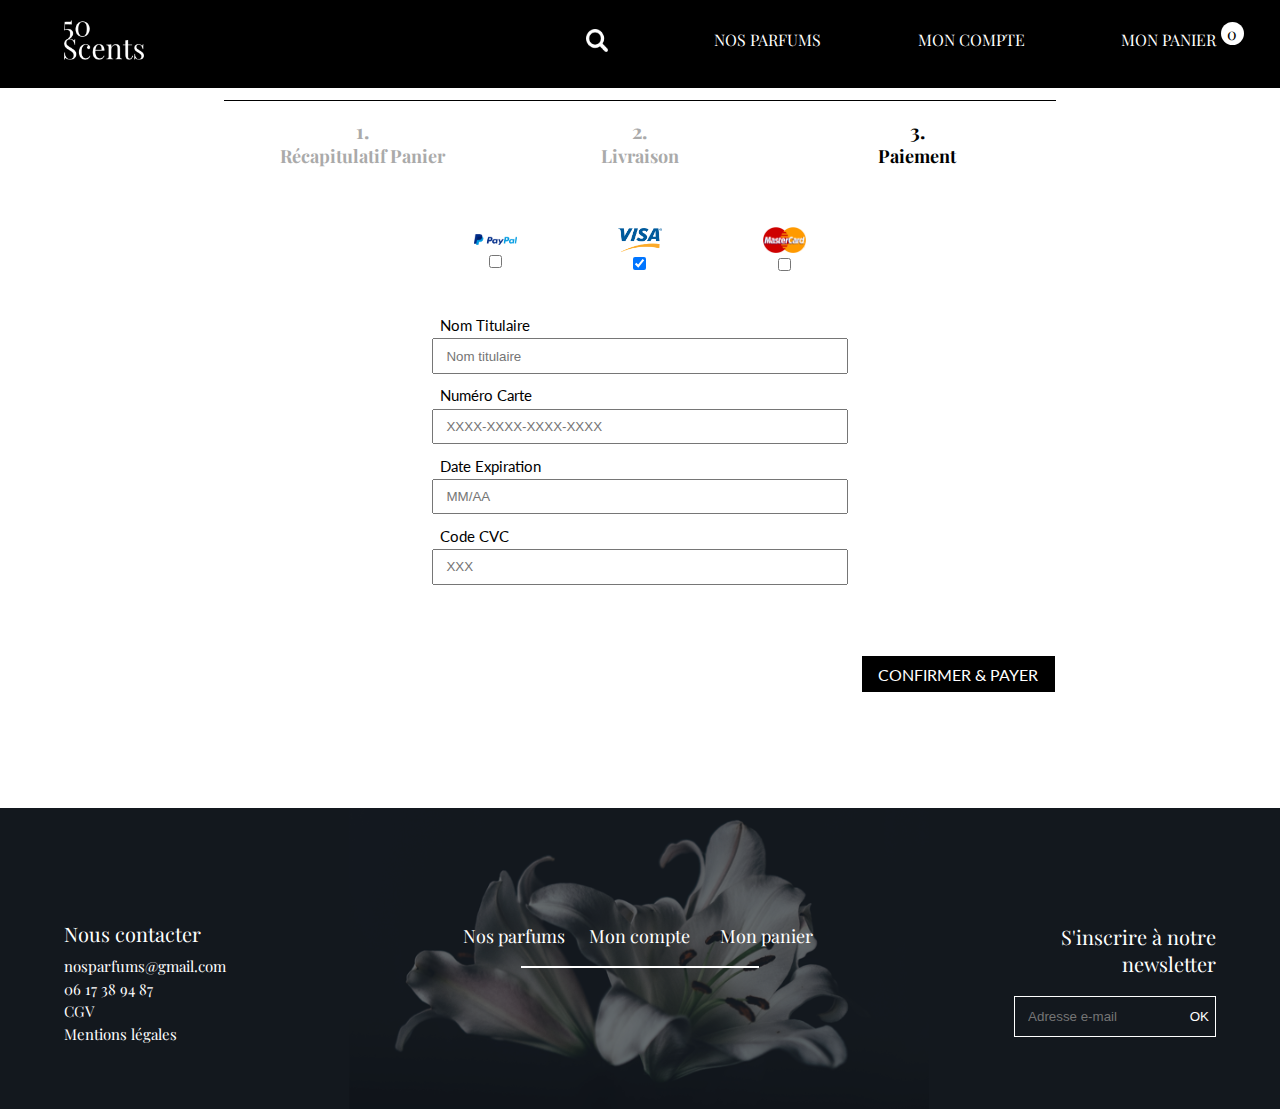
<file: pay.html>
<!DOCTYPE html>
<html lang="fr">
<head>
  <meta charset="utf-8">
  <title>50 Scents | Récapitulatif commande</title>
  <meta name="viewport" content="width=device-width, initial-scale=1.0">
  <link rel="stylesheet" href="styles/css/screen.css">
  <link href="https://fonts.googleapis.com/css?family=Playfair+Display:400,400i,700,700i,900,900i" rel="stylesheet">
  <link href="https://fonts.googleapis.com/css?family=Lato:100,300,400,700,900" rel="stylesheet">
</head>
<body>
  <!-- HEADER -->
  <header>
    <!-- NAV -->
    <nav>
      <a href="index.html">
        <h1><img src="img-layout/logo-50-scents.png" alt="logo 50 Scents"></h1>
      </a>
      <img class="close" src="img-layout/close.png" alt="fermer le menu">
      <ul>
        <!-- ELEMENTS NAV -->
        <li class="search-menu"><a href="#"><img src="img-layout/search.png" alt="rechercher un parfum"></a></li>
        <li><a href="products-list.html">nos parfums</a></li>
        <li><a href="account.html">mon compte</a></li>
        <li class="basket"><a href="basket.html">mon panier <span id="count">0</span></a></li>
      </ul>
      <img class="burger" src="img-layout/menu.png" alt="ouvrir le menu">
      <!-- PANIER AU HOVER -->
      <div class="basket-details">
        <div class="basket-product">
          <figure>
            <img src="img-content/ddd.png" alt="flacon chanel numero 5">
          </figure>
          <div class="details">
            <span>Chanel N°5</span>
            <span>Flacon de 100ml</span>
            <span>Quantité : 1</span>
            <span>Prix: 100€</span>
          </div>
          <img class="cross" src="img-layout/close.png" alt="retirer l'article" width="15">
        </div>
        <div class="basket-product">
          <figure>
            <img src="img-content/joy-home.png" alt="flacon jean patou joy">
          </figure>
          <div class="details">
            <span>Jean Patou - Joy</span>
            <span>Flacon de 100ml</span>
            <span>Quantité : 1</span>
            <span>Prix: 100€</span>
          </div>
          <img class="cross" src="img-layout/close.png" alt="retirer l'article" width="15">
        </div>
        <div class="pay">
          <span>Total : 200€</span>
          <a href="basket.html">payer</a>
        </div>
      </div>
    </nav>
  </header>
  <!-- FENETRE MODALE RECHERCHE -->
  <div class="search">
    <img src="img-layout/close.png" alt="fermer la fenêtre de recherche" width="30">
    <form class="" action="index.html" method="post">
      <input type="text" name="search" placeholder="Cherchez un parfum">
    </form>
  </div>
  <main class="basket-resume payment">
    <!-- ETAPES COMMANDE -->
    <div class="purchase-steps">
      <a href="basket.html">
        <div>
          <span>1.</span>
          <p>récapitulatif panier</p>
        </div>
      </a>
      <a href="shipping.html">
        <div>
          <span>2.</span>
          <p>livraison</p>
        </div>
      </a>
      <a href="pay.html">
        <div>
          <span class="current">3.</span>
          <p class="current">paiement</p>
        </div>
      </a>
    </div>
    <!-- CHOIX DE LA CARTE -->
    <div class="cards">
      <div>
        <img src="img-layout/paypal.png" alt="paypal">
        <input type="checkbox" name="paypal" value="paypal">
      </div>
      <div>
        <img src="img-layout/visa.png" alt="visa">
        <input type="checkbox" name="visa" value="visa" checked>
      </div>
      <div>
        <img src="img-layout/mastercard.png" alt="mastercard">
        <input type="checkbox" name="mastercard" value="mastercard">
      </div>
    </div>
    <!-- FORMULAIRE INFOS CARTE -->
    <form class="" action="index.html" method="post">
      <label for="nom">nom titulaire</label>
      <input type="text" name="nom" id="nom" placeholder="Nom titulaire">
      <label for="number">numéro carte</label>
      <input type="text" name="number" id="number" placeholder="XXXX-XXXX-XXXX-XXXX">
      <label for="date">date expiration</label>
      <input type="text" name="date" id="date" placeholder="MM/AA">
      <label for="cvc">code CVC</label>
      <input type="text" name="cvc" id="cvc" placeholder="XXX">
    </form>
    <a class="confirm" href="index.html">confirmer &amp; payer</a>
  </main>
  <!-- FOOTER -->
  <footer class="clearfix resume">
    <div class="footer-container">
      <!-- CONTACT -->
      <div class="contact">
        <span>Nous contacter</span>
        <span><a href="mailto:nosparfums@gmail.com">nosparfums@gmail.com</a></span>
        <span><a href="tel:0617389487">06 17 38 94 87</a></span>
        <span>CGV</span>
        <span>Mentions légales</span>
      </div>
      <div class="account-container">
        <!-- PLAN DU SITE -->
        <div class="sitemap">
          <ul>
            <li><a href="products-list.html">Nos parfums</a></li>
            <li><a href="account.html">Mon compte</a></li>
            <li class="basket"><a href="basket.html">Mon panier</a></li>
          </ul>
        </div>
        <div class="line">
        </div>
      </div>
      <!-- NEWSLETTER -->
      <div class="newsletter">
        <div>
          <span>S'inscrire à notre newsletter</span>
          <form class="" action="index.html" method="post">
            <input type="email" name="mail" placeholder="Adresse e-mail">
            <input type="submit" name="subscribe" value="OK">
          </form>
        </div>
      </div>
    </div>
  </footer>

  <!-- CHARGEMENT DES SCRIPTS -->
  <script src="script/js/show-search.js" charset="utf-8"></script>
  <script src="script/js/scroll-gestion.js" charset="utf-8"></script>
  <script src="script/js/burger.js" charset="utf-8"></script>
  <script src="script/js/show-basket.js" charset="utf-8"></script>
</body>
</html>
</file>
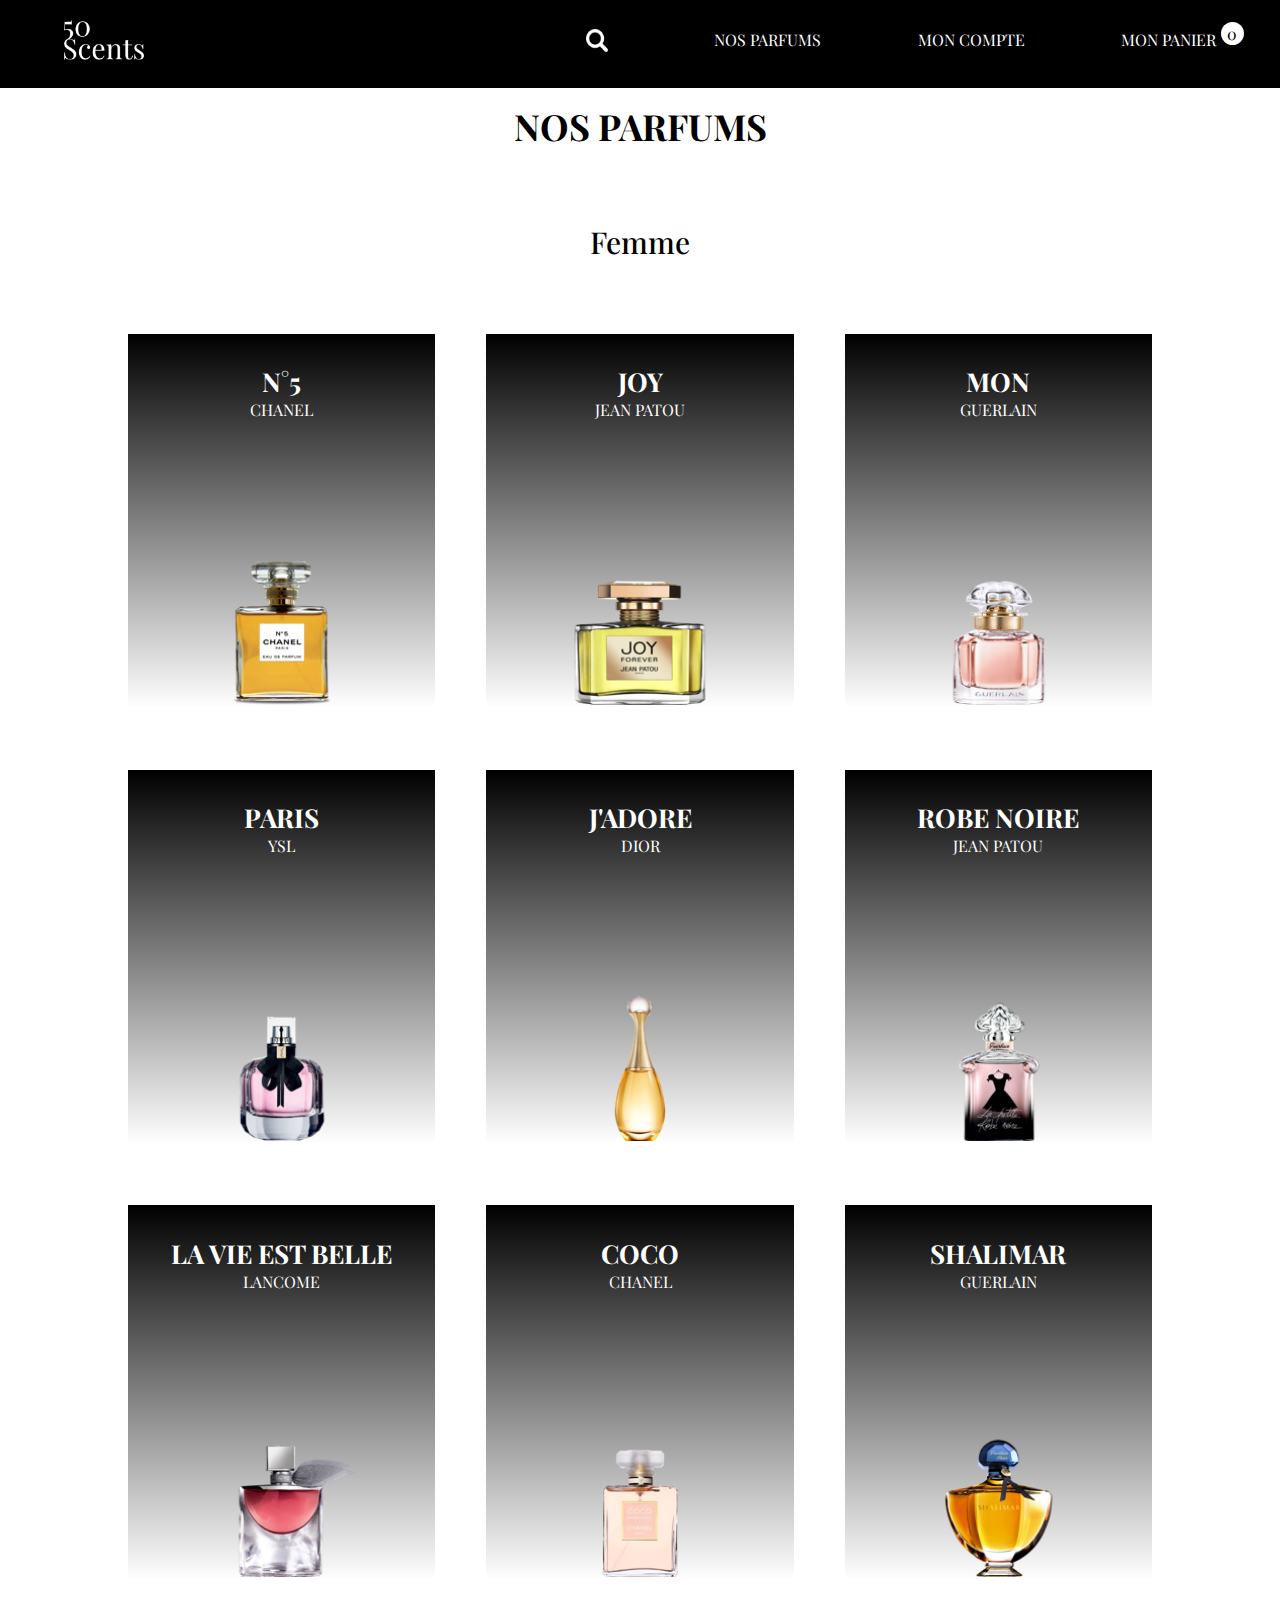
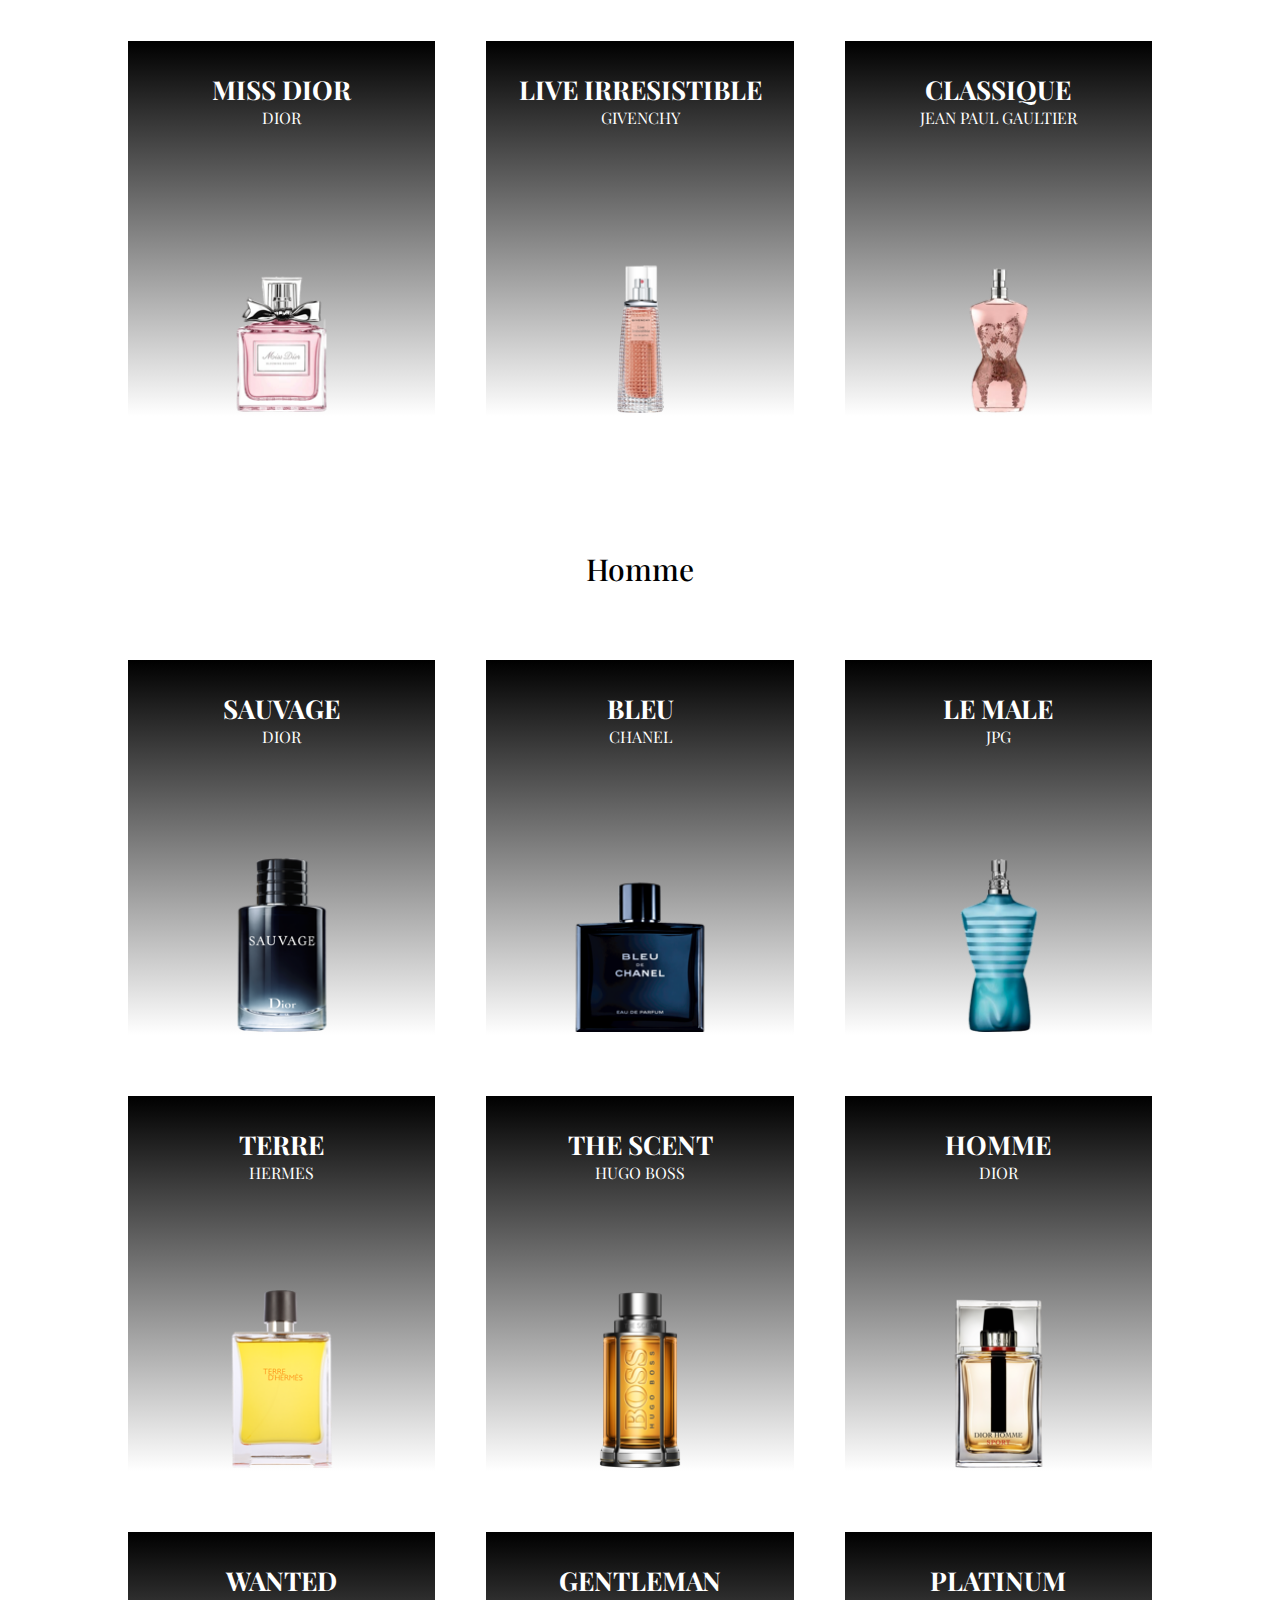
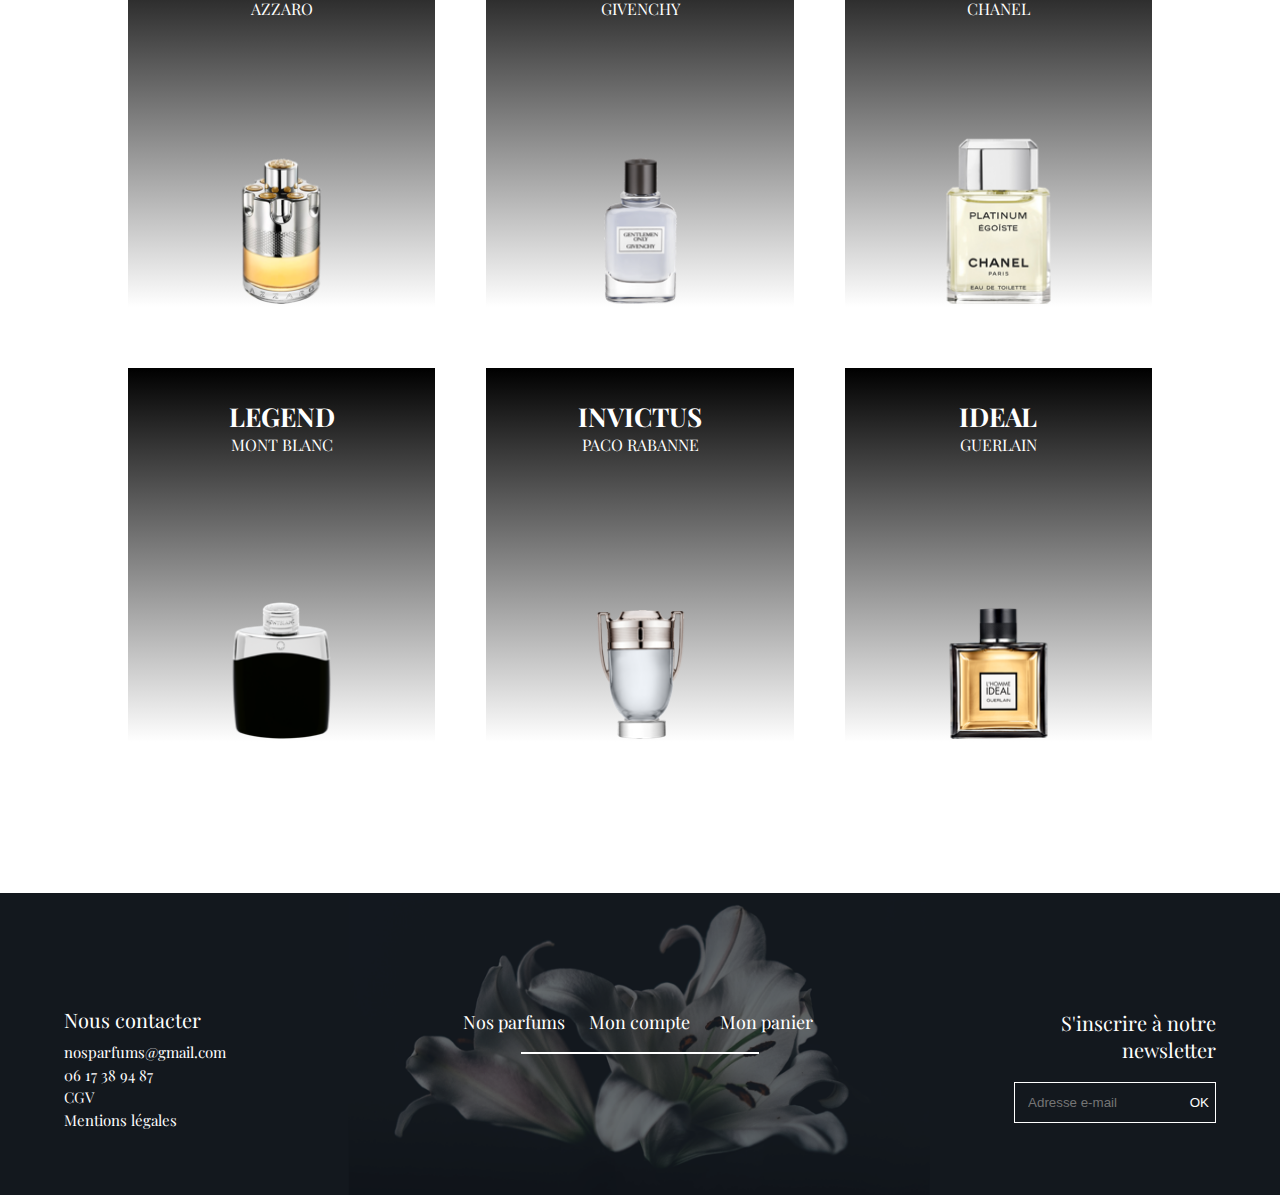
<file: products-list.html>
<!DOCTYPE html>
<html lang="fr">
<head>
  <meta charset="utf-8">
  <meta name="viewport" content="width=device-width, initial-scale=1.0">
  <link rel="stylesheet" href="styles/css/screen.css">
  <link href="https://fonts.googleapis.com/css?family=Playfair+Display:400,400i,700,700i,900,900i" rel="stylesheet">
  <link href="https://fonts.googleapis.com/css?family=Lato:100,300,400,700,900" rel="stylesheet">
  <title>50 Scents | Nos parfums homme et femme</title>
</head>
<body>
  <!-- HEADER -->
  <header>
    <!-- NAV -->
    <nav>
      <a href="index.html">
        <h1><img src="img-layout/logo-50-scents.png" alt="logo 50 Scents"></h1>
      </a>
      <img class="close" src="img-layout/close.png" alt="fermer le menu">
      <ul>
        <!-- ELEMENTS NAV -->
        <li class="search-menu"><a href="#"><img src="img-layout/search.png" alt="rechercher un parfum"></a></li>
        <li><a href="products-list.html">nos parfums</a></li>
        <li><a href="account.html">mon compte</a></li>
        <li class="basket"><a href="basket.html">mon panier <span id="count">0</span></a></li>
      </ul>
      <img class="burger" src="img-layout/menu.png" alt="ouvrir le menu">
      <!-- PANIER AU HOVER -->
      <div class="basket-details">
        <div class="basket-product">
          <figure>
            <img src="img-content/ddd.png" alt="flacon chanel numero 5">
          </figure>
          <div class="details">
            <span>Chanel N°5</span>
            <span>Flacon de 100ml</span>
            <span>Quantité : 1</span>
            <span>Prix: 100€</span>
          </div>
          <img class="cross" src="img-layout/close.png" alt="retirer l'article" width="15">
        </div>
        <div class="basket-product">
          <figure>
            <img src="img-content/joy-home.png" alt="flacon jean patou joy">
          </figure>
          <div class="details">
            <span>Jean Patou - Joy</span>
            <span>Flacon de 100ml</span>
            <span>Quantité : 1</span>
            <span>Prix: 100€</span>
          </div>
          <img class="cross" src="img-layout/close.png" alt="retirer l'article" width="15">
        </div>
        <div class="pay">
          <span>Total : 200€</span>
          <a href="basket.html">payer</a>
        </div>
      </div>
    </nav>
  </header>
  <!-- FENETRE MODALE RECHERCHE -->
  <div class="search">
    <img src="img-layout/close.png" alt="fermer la fenêtre de recherche" width="30">
    <form class="" action="index.html" method="post">
      <input type="text" name="search" placeholder="Cherchez un parfum">
    </form>
  </div>
  <main class="products">
    <h2>nos parfums</h2>
    <!-- PARFUMS FEMME -->
    <section id=women>
      <h3>Femme</h3>
      <a class="picture" href="numero5-chanel.html">
        <!-- DESCRIPTION PARFUM -->
        <div>
          <h4>n°5</h4>
          <span class="brand">chanel</span>
          <!-- IMAGE DU PARFUM -->
          <figure>
            <img class="chanel-list" src="img-content/chanel1.png" alt="Flacon Bleu - Chanel">
          </figure>
        </div>
        <!-- HOVER PARFUM -->
        <div class="details">
          <p>Lorem ipsum dolor sit amet, consectetur adipisicing elit, sed do eiusmod tempor incididunt ut labore et dolore magna aliqua.</p>
          <span>100&euro;</span>
        </div>
      </a>
      <a class="picture" href="jadore-dior.html">
        <div>
          <h4>joy</h4>
          <span class="brand">jean patou</span>
          <figure>
            <img class="joy-pro" src="img-content/joy-list.png" alt="Flacon Joy - Jean Patou">
          </figure>
        </div>
        <div class="details">
          <p>Lorem ipsum dolor sit amet, consectetur adipisicing elit, sed do eiusmod tempor incididunt ut labore et dolore magna aliqua.</p>
          <span>100&euro;</span>
        </div>
      </a>
      <a class="picture" href="bleu-chanel.html">
        <div>
          <h4>mon</h4>
          <span class="brand">guerlain</span>
          <figure>
            <img class="guerlain-pro" src="img-content/guerlain.png" alt="Flacon Mon - Guerlain">
          </figure>
        </div>
        <div class="details">
          <p>Lorem ipsum dolor sit amet, consectetur adipisicing elit, sed do eiusmod tempor incididunt ut labore et dolore magna aliqua.</p>
          <span>100&euro;</span>
        </div>
      </a>
      <a class="picture" href="sauvage-dior.html">
        <div>
          <h4>paris</h4>
          <span class="brand">ysl</span>
          <figure>
            <img class="ysl" src="img-content/yvessl.png" alt="Flacon Mon Paris - YSL">
          </figure>
        </div>
        <div class="details">
          <p>Lorem ipsum dolor sit amet, consectetur adipisicing elit, sed do eiusmod tempor incididunt ut labore et dolore magna aliqua.</p>
          <span>100&euro;</span>
        </div>
      </a>
      <a class="picture" href="jadore-dior.html">
        <div>
          <h4>j'adore</h4>
          <span class="brand">dior</span>
          <figure>
            <img class="jadore" src="img-content/dior.png" alt="Flacon J'Adore - Dior">
          </figure>
        </div>
        <div class="details">
          <p>Lorem ipsum dolor sit amet, consectetur adipisicing elit, sed do eiusmod tempor incididunt ut labore et dolore magna aliqua.</p>
          <span>100&euro;</span>
        </div>
      </a>
      <a class="picture" href="jadore-dior.html">
        <div>
          <h4>robe noire</h4>
          <span class="brand">jean patou</span>
          <figure>
            <img class="robe" src="img-content/JP.png" alt="Flacon Robe Noire - Jean Patou">
          </figure>
        </div>
        <div class="details">
          <p>Lorem ipsum dolor sit amet, consectetur adipisicing elit, sed do eiusmod tempor incididunt ut labore et dolore magna aliqua.</p>
          <span>100&euro;</span>
        </div>
      </a>
      <a class="picture" href="bleu-chanel.html">
        <div>
          <h4>la vie est belle</h4>
          <span class="brand">lancome</span>
          <figure>
            <img class="vie" src="img-content/lancome.png" alt="Flacon Vie - Lancome">
          </figure>
        </div>
        <div class="details">
          <p>Lorem ipsum dolor sit amet, consectetur adipisicing elit, sed do eiusmod tempor incididunt ut labore et dolore magna aliqua.</p>
          <span>100&euro;</span>
        </div>
      </a>
      <a class="picture" href="sauvage-dior.html">
        <div>
          <h4>coco</h4>
          <span class="brand">chanel</span>
          <figure>
            <img class="coco" src="img-content/coco-list.png" alt="Flacon Coco - Chanel">
          </figure>
        </div>
        <div class="details">
          <p>Lorem ipsum dolor sit amet, consectetur adipisicing elit, sed do eiusmod tempor incididunt ut labore et dolore magna aliqua.</p>
          <span>100&euro;</span>
        </div>
      </a>
      <a class="picture" href="jadore-dior.html">
        <div>
          <h4>shalimar</h4>
          <span class="brand">guerlain</span>
          <figure>
            <img class="shalimar" src="img-content/guerlain-shalimar.png" alt="Flacon Shalimar - Guerlain">
          </figure>
        </div>
        <div class="details">
          <p>Lorem ipsum dolor sit amet, consectetur adipisicing elit, sed do eiusmod tempor incididunt ut labore et dolore magna aliqua.</p>
          <span>100&euro;</span>
        </div>
      </a>
      <a class="picture" href="numero5-chanel.html">
        <div>
          <h4>miss dior</h4>
          <span class="brand">dior</span>
          <figure>
            <img class="miss" src="img-content/miss.png" alt="Flacon Miss - Dior">
          </figure>
        </div>
        <div class="details">
          <p>Lorem ipsum dolor sit amet, consectetur adipisicing elit, sed do eiusmod tempor incididunt ut labore et dolore magna aliqua.</p>
          <span>100&euro;</span>
        </div>
      </a>
      <a class="picture" href="bleu-chanel.html">
        <div>
          <h4>live irresistible</h4>
          <span class="brand">givenchy</span>
          <figure>
            <img class="live" src="img-content/givenchy.png" alt="Flacon Live Irresistible - Givenchy">
          </figure>
        </div>
        <div class="details">
          <p>Lorem ipsum dolor sit amet, consectetur adipisicing elit, sed do eiusmod tempor incididunt ut labore et dolore magna aliqua.</p>
          <span>100&euro;</span>
        </div>
      </a>
      <a class="picture" href="jadore-dior.html">
        <div>
          <h4>classique</h4>
          <span class="brand">jean paul gaultier</span>
          <figure>
            <img class="classique" src="img-content/JPG.png" alt="Flacon Classique - Jean Paul Gaultier">
          </figure>
        </div>
        <div class="details">
          <p>Lorem ipsum dolor sit amet, consectetur adipisicing elit, sed do eiusmod tempor incididunt ut labore et dolore magna aliqua.</p>
          <span>100&euro;</span>
        </div>
      </a>
    </section>
    <!-- PARFUMS HOMME -->
    <section id="men">
      <h3>Homme</h3>
      <a class="picture" href="sauvage-dior.html">
        <!-- DESCRIPTION DU PARFUM -->
        <div>
          <h4>sauvage</h4>
          <span class="brand">dior</span>
          <!-- IMAGE DU PARFUM -->
          <figure>
            <img class="sauvage-list" src="img-content/sauvage.png" alt="Flacon Sauvage - Dior">
          </figure>
        </div>
        <!-- HOVER PARFUM -->
        <div class="details">
          <p>Lorem ipsum dolor sit amet, consectetur adipisicing elit, sed do eiusmod tempor incididunt ut labore et dolore magna aliqua.</p>
          <span>100&euro;</span>
        </div>
      </a>
      <a class="picture" href="bleu-chanel.html">
        <div>
          <h4>bleu</h4>
          <span class="brand">chanel</span>
          <figure>
            <img class="bleu" src="img-content/bleu.png" alt="Flacon Bleu - Chanel">
          </figure>
        </div>
        <div class="details">
          <p>Lorem ipsum dolor sit amet, consectetur adipisicing elit, sed do eiusmod tempor incididunt ut labore et dolore magna aliqua.</p>
          <span>100&euro;</span>
        </div>
      </a>
      <a class="picture" href="numero5-chanel.html">
        <div>
          <h4>le male</h4>
          <span class="brand">jpg</span>
          <figure>
            <img class="male" src="img-content/male.png" alt="Flacon Le Male - Jean Paul Gaultier">
          </figure>
        </div>
        <div class="details">
          <p>Lorem ipsum dolor sit amet, consectetur adipisicing elit, sed do eiusmod tempor incididunt ut labore et dolore magna aliqua.</p>
          <span>100&euro;</span>
        </div>
      </a>
      <a class="picture" href="jadore-dior.html">
        <div>
          <h4>terre</h4>
          <span class="brand">hermes</span>
          <figure>
            <img class="bleu" src="img-content/terre.png" alt="Flacon Terre - Hermes">
          </figure>
        </div>
        <div class="details">
          <p>Lorem ipsum dolor sit amet, consectetur adipisicing elit, sed do eiusmod tempor incididunt ut labore et dolore magna aliqua.</p>
          <span>100&euro;</span>
        </div>
      </a>
      <a class="picture" href="bleu-chanel.html">
        <div>
          <h4>the scent</h4>
          <span class="brand">hugo boss</span>
          <figure>
            <img class="scent" src="img-content/hb.png" alt="Flacon Bleu - Chanel">
          </figure>
        </div>
        <div class="details">
          <p>Lorem ipsum dolor sit amet, consectetur adipisicing elit, sed do eiusmod tempor incididunt ut labore et dolore magna aliqua.</p>
          <span>100&euro;</span>
        </div>
      </a>
      <a class="picture" href="sauvage-dior.html">
        <div>
          <h4>homme</h4>
          <span class="brand">dior</span>
          <figure>
            <img class="homme-dior" src="img-content/homme.png" alt="Flacon L'Homme - Dior">
          </figure>
        </div>
        <div class="details">
          <p>Lorem ipsum dolor sit amet, consectetur adipisicing elit, sed do eiusmod tempor incididunt ut labore et dolore magna aliqua.</p>
          <span>100&euro;</span>
        </div>
      </a>
      <a class="picture" href="numero5-chanel.html">
        <div>
          <h4>wanted</h4>
          <span class="brand">azzaro</span>
          <figure>
            <img class="wanted" src="img-content/azzaro.png" alt="Flacon Wanted - Azzaro">
          </figure>
        </div>
        <div class="details">
          <p>Lorem ipsum dolor sit amet, consectetur adipisicing elit, sed do eiusmod tempor incididunt ut labore et dolore magna aliqua.</p>
          <span>100&euro;</span>
        </div>
      </a>
      <a class="picture" href="bleu-chanel.html">
        <div>
          <h4>gentleman</h4>
          <span class="brand">givenchy</span>
          <figure>
            <img class="gentleman" src="img-content/gentlemen.png" alt="Flacon Gentleman Only - Givenchy">
          </figure>
        </div>
        <div class="details">
          <p>Lorem ipsum dolor sit amet, consectetur adipisicing elit, sed do eiusmod tempor incididunt ut labore et dolore magna aliqua.</p>
          <span>100&euro;</span>
        </div>
      </a>
      <a class="picture" href="sauvage-dior.html">
        <div>
          <h4>platinum</h4>
          <span class="brand">chanel</span>
          <figure>
            <img class="platinum" src="img-content/egoiste.png" alt="Flacon Platinum Egoiste - Chanel">
          </figure>
        </div>
        <div class="details">
          <p>Lorem ipsum dolor sit amet, consectetur adipisicing elit, sed do eiusmod tempor incididunt ut labore et dolore magna aliqua.</p>
          <span>100&euro;</span>
        </div>
      </a>
      <a class="picture" href="numero5-chanel.html">
        <div>
          <h4>legend</h4>
          <span class="brand">mont blanc</span>
          <figure>
            <img class="legend" src="img-content/mont-blanc.png" alt="Flacon Legend - Mont Blanc">
          </figure>
        </div>
        <div class="details">
          <p>Lorem ipsum dolor sit amet, consectetur adipisicing elit, sed do eiusmod tempor incididunt ut labore et dolore magna aliqua.</p>
          <span>100&euro;</span>
        </div>
      </a>
      <a class="picture" href="bleu-chanel.html">
        <div>
          <h4>invictus</h4>
          <span class="brand">paco rabanne</span>
          <figure>
            <img class="invictus" src="img-content/invictus.png" alt="Flacon Invictus - Paco Rabanne">
          </figure>
        </div>
        <div class="details">
          <p>Lorem ipsum dolor sit amet, consectetur adipisicing elit, sed do eiusmod tempor incididunt ut labore et dolore magna aliqua.</p>
          <span>100&euro;</span>
        </div>
      </a>
      <a class="picture" href="jadore-dior.html">
        <div>
          <h4>ideal</h4>
          <span class="brand">guerlain</span>
          <figure>
            <img class="ideal" src="img-content/homme-ideal.png" alt="Flacon L'Homme Ideal - Guerlain">
          </figure>
        </div>
        <div class="details">
          <p>Lorem ipsum dolor sit amet, consectetur adipisicing elit, sed do eiusmod tempor incididunt ut labore et dolore magna aliqua.</p>
          <span>100&euro;</span>
        </div>
      </a>
    </section>
  </main>
  <!-- FOOTER -->
  <footer>
    <div class="footer-container">
      <!-- CONTACT -->
      <div class="contact">
        <span>Nous contacter</span>
        <span><a href="mailto:nosparfums@gmail.com">nosparfums@gmail.com</a></span>
        <span><a href="tel:0617389487">06 17 38 94 87</a></span>
        <span>CGV</span>
        <span>Mentions légales</span>
      </div>
      <div class="account-container">
        <!-- PLAN DU SITE -->
        <div class="sitemap">
          <ul>
            <li><a href="products-list.html">Nos parfums</a></li>
            <li><a href="account.html">Mon compte</a></li>
            <li><a href="#">Mon panier</a></li>
          </ul>
        </div>
        <div class="line">
        </div>
      </div>
      <!-- NEWSLETTER -->
      <div class="newsletter">
        <div>
          <span>S'inscrire à notre newsletter</span>
          <form class="" action="index.html" method="post">
            <input type="email" name="mail" placeholder="Adresse e-mail">
            <input type="submit" name="subscribe" value="OK">
          </form>
        </div>
      </div>
    </div>
  </footer>

  <!-- CHARGEMENT DES SCRIPTS -->
  <script src="script/js/show-search.js" charset="utf-8"></script>
  <script src="script/js/scroll-gestion.js" charset="utf-8"></script>
  <script src="script/js/remove-from-basket.js" charset="utf-8"></script>
  <script src="script/js/burger.js" charset="utf-8"></script>
  <script src="script/js/save-storage.js" charset="utf-8"></script>
  <script src="script/js/show-basket.js" charset="utf-8"></script>

</body>
</html>
</file>
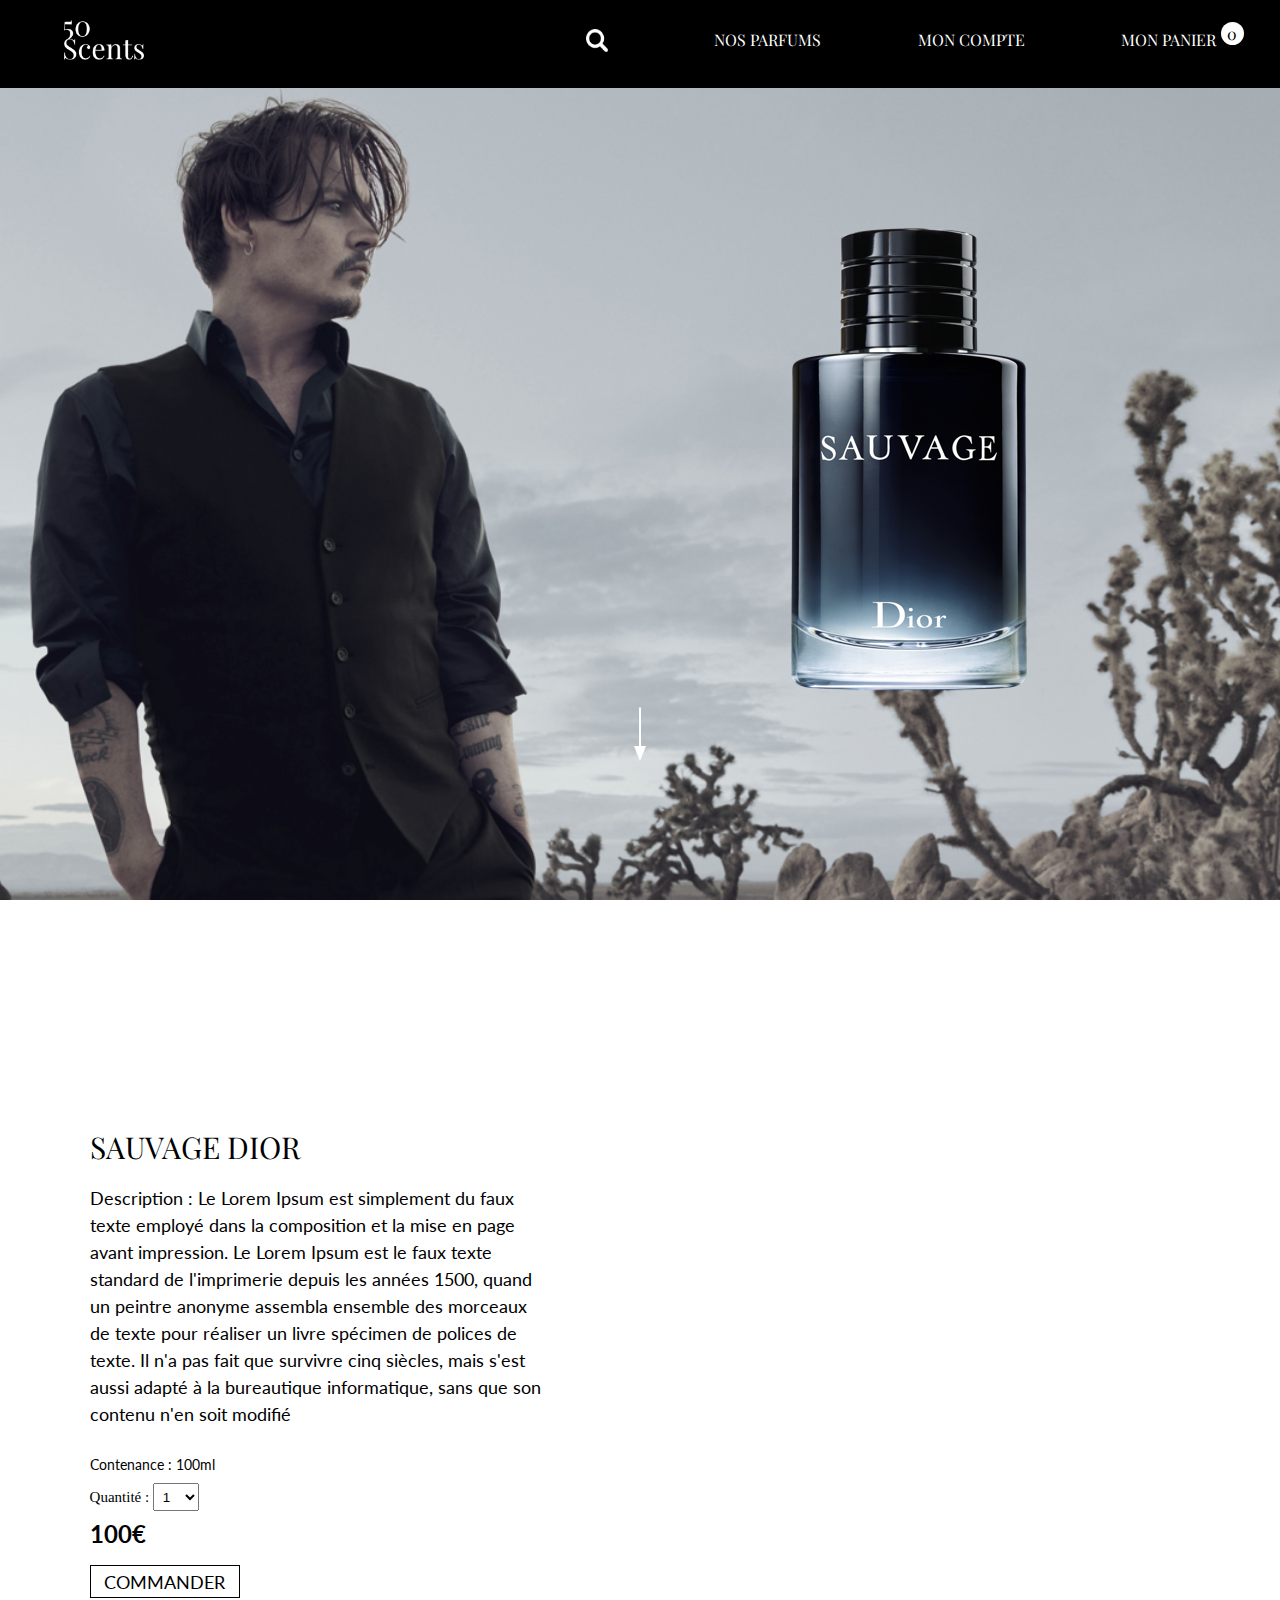
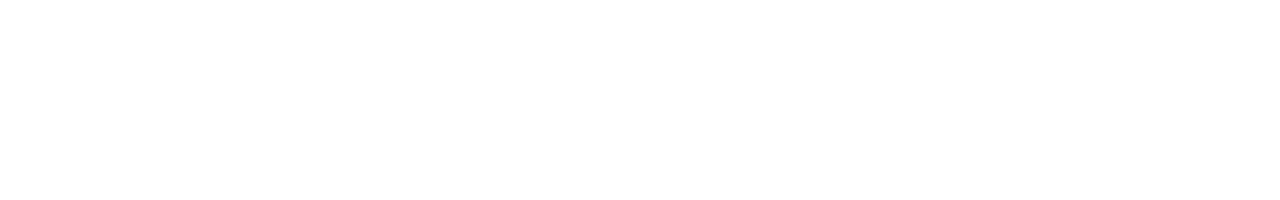
<file: sauvage-dior.html>
<!DOCTYPE html>
<html lang="fr">
<head>
  <meta charset="utf-8">
  <meta name="viewport" content="width=device-width, initial-scale=1.0">
  <meta name="description" content="Sauvage | Eau de toilette de Dior" />
  <link rel="stylesheet" href="styles/css/screen.css">
  <link href="https://fonts.googleapis.com/css?family=Playfair+Display:400,400i,700,700i,900,900i" rel="stylesheet">
  <link href="https://fonts.googleapis.com/css?family=Lato:100,300,400,700,900" rel="stylesheet">
  <title>50 Scents | Parfum Sauvage de Dior</title>
</head>
<body>
  <!-- HEADER -->
  <header>
    <!-- NAV -->
    <nav>
      <a href="index.html">
        <h1><img src="img-layout/logo-50-scents.png" alt="logo 50 Scents"></h1>
      </a>
      <img class="close" src="img-layout/close.png" alt="fermer le menu">
      <ul>
        <!-- ELEMENTS NAV -->
        <li class="search-menu"><a href="#"><img src="img-layout/search.png" alt="rechercher un parfum"></a></li>
        <li><a href="products-list.html">nos parfums</a></li>
        <li><a href="account.html">mon compte</a></li>
        <li class="basket"><a href="basket.html">mon panier <span id="count">0</span></a></li>
      </ul>
      <img class="burger" src="img-layout/menu.png" alt="ouvrir le menu">
      <!-- PANIER AU HOVER -->
      <div class="basket-details">
        <div class="basket-product">
          <figure>
            <img src="img-content/ddd.png" alt="flacon chanel numero 5">
          </figure>
          <div class="details">
            <span>Chanel N°5</span>
            <span>Flacon de 100ml</span>
            <span>Quantité : 1</span>
            <span>Prix: 100€</span>
          </div>
          <img class="cross" src="img-layout/close.png" alt="retirer l'article" width="15">
        </div>
        <div class="basket-product">
          <figure>
            <img src="img-content/joy-home.png" alt="flacon jean patou joy">
          </figure>
          <div class="details">
            <span>Jean Patou - Joy</span>
            <span>Flacon de 100ml</span>
            <span>Quantité : 1</span>
            <span>Prix: 100€</span>
          </div>
          <img class="cross" src="img-layout/close.png" alt="retirer l'article" width="15">
        </div>
        <div class="pay">
          <span>Total : 200€</span>
          <a href="basket.html">payer</a>
        </div>
      </div>
    </nav>
  </header>
  <!-- FENETRE MODALE RECHERCHE -->
  <div class="search">
    <img src="img-layout/close.png" alt="fermer la fenêtre de recherche" width="30">
    <form class="" action="index.html" method="post">
      <input type="text" name="search" placeholder="Cherchez un parfum">
    </form>
  </div>
  <main>
    <!-- BACKGROUND PARFUM -->
    <section class="banner banner-sauvage">
      <!-- PHOTO PARFUM -->
      <div class="scent-picture">
        <figure>
          <img src="img-content/flacon-sauvage-dior.png" alt="Flacon parfum Sauvage de Dior">
        </figure>
      </div>
      <div class="arrow">
        <img src="img-layout/arrow.png" alt="scrollez pour découvrir">
      </div>
    </section>
    <!-- DESCRIPTION PARFUM -->
    <section class="scent-description">
      <div class="scent-text" id="ancre">
        <h2>sauvage dior</h2>
        <p>Description : Le Lorem Ipsum est simplement du faux texte employé dans la composition et la mise en page avant impression. Le Lorem Ipsum est le faux texte standard de l'imprimerie depuis les années 1500, quand un peintre anonyme assembla ensemble des morceaux de texte pour réaliser un livre spécimen de polices de texte. Il n'a pas fait que survivre cinq siècles, mais s'est aussi adapté à la bureautique informatique, sans que son contenu n'en soit modifié</p>
        <span class="contain">Contenance : 100ml</span>
        <form action="#ancre" method="post">
          <label for="quantity">quantité :</label>
          <select id="quantity" class="quantity" name="quantity">
            <option value="1">1</option>
            <option value="2">2</option>
            <option value="3">3</option>
            <option value="4">4</option>
            <option value="5">5</option>
            <option value="6">6</option>
            <option value="7">7</option>
            <option value="8">8</option>
            <option value="9">9</option>
            <option value="10">10</option>
          </select>
        </form>
        <p class="scent-price">100€</p>
        <a class="shop" href="#ancre">commander</a>
      </div>
    </section>
  </main>

  <!-- CHARGEMENT DES SCRIPTS -->
  <script src="script/js/show-search.js" charset="utf-8"></script>
  <script src="script/js/scroll-gestion.js" charset="utf-8"></script>
  <script src="script/js/price-calculation.js" charset="utf-8"></script>
  <script src="script/js/remove-from-basket.js" charset="utf-8"></script>
  <script src="script/js/burger.js" charset="utf-8"></script>
  <script src="script/js/save-storage.js" charset="utf-8"></script>
  <script src="script/js/add-to-cart.js" charset="utf-8"></script>
  <script src="script/js/show-basket.js" charset="utf-8"></script>
</body>
</html>
</file>
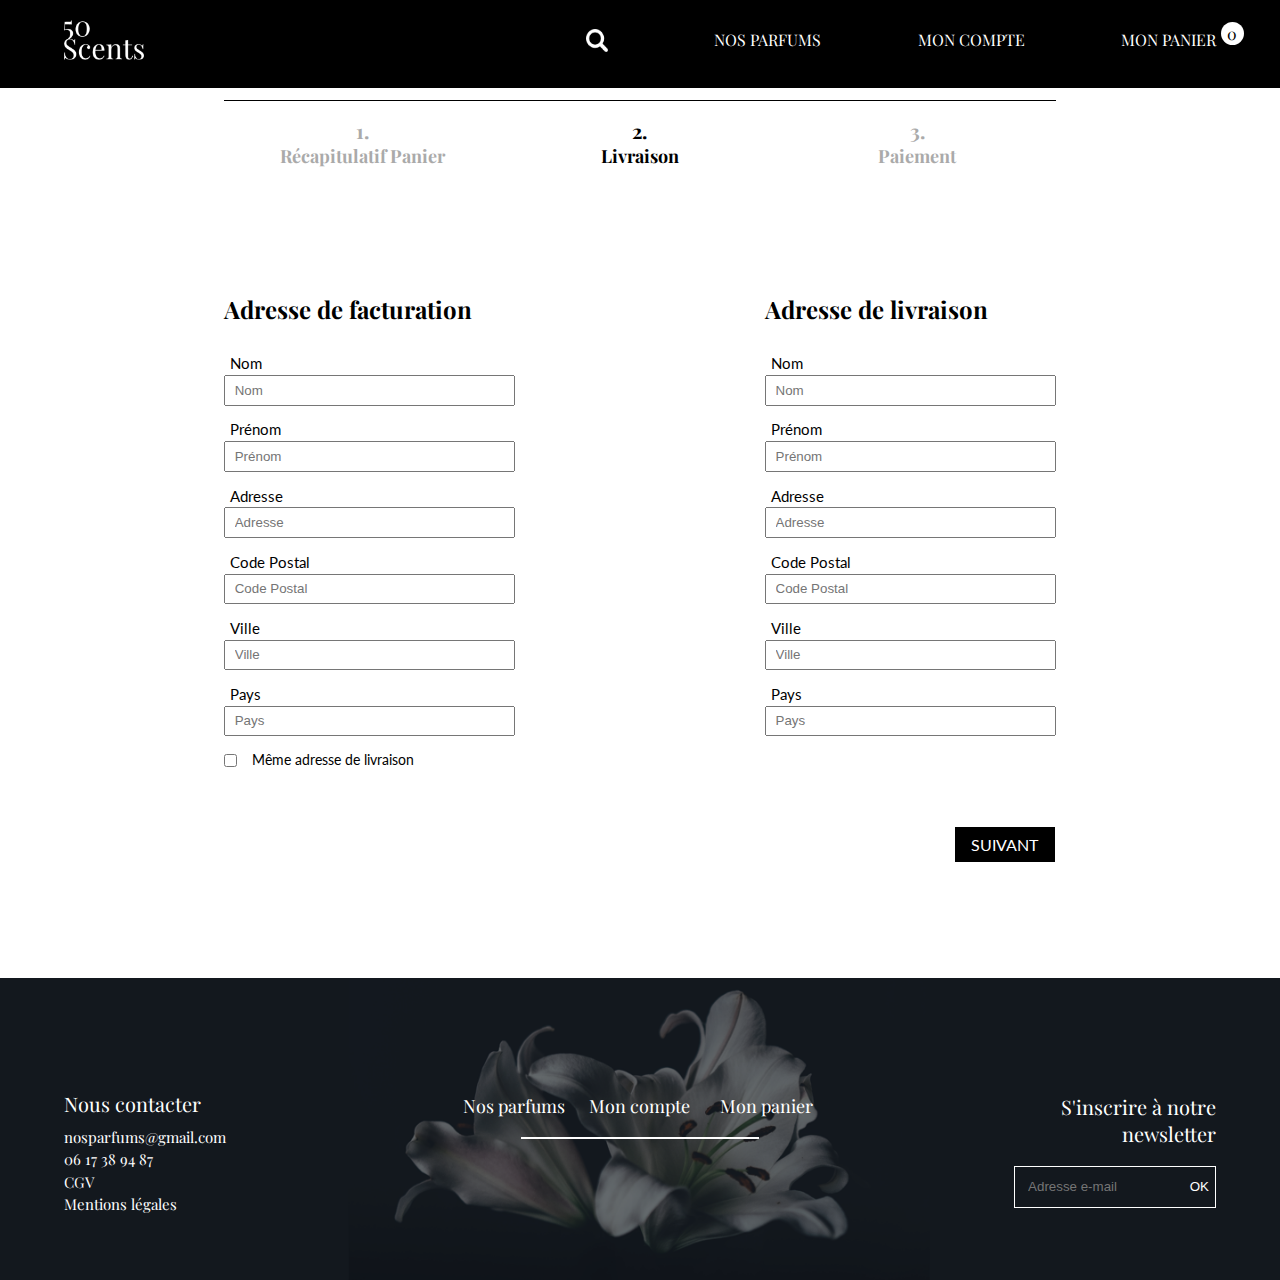
<file: shipping.html>
<!DOCTYPE html>
<html lang="fr">
<head>
  <meta charset="utf-8">
  <title>50 Scents | Récapitulatif commande</title>
  <meta name="viewport" content="width=device-width, initial-scale=1.0">
  <link rel="stylesheet" href="styles/css/screen.css">
  <link href="https://fonts.googleapis.com/css?family=Playfair+Display:400,400i,700,700i,900,900i" rel="stylesheet">
  <link href="https://fonts.googleapis.com/css?family=Lato:100,300,400,700,900" rel="stylesheet">
</head>
<body>
  <!-- HEADER -->
  <header>
    <!-- NAV -->
    <nav>
      <a href="index.html">
        <h1><img src="img-layout/logo-50-scents.png" alt="logo 50 Scents"></h1>
      </a>
      <img class="close" src="img-layout/close.png" alt="fermer le menu">
      <ul>
        <!-- LISTE ELEMENTS NAV -->
        <li class="search-menu"><a href="#"><img src="img-layout/search.png" alt="rechercher un parfum"></a></li>
        <li><a href="products-list.html">nos parfums</a></li>
        <li><a href="account.html">mon compte</a></li>
        <li class="basket"><a href="basket.html">mon panier <span id="count">0</span></a></li>
      </ul>
      <img class="burger" src="img-layout/menu.png" alt="ouvrir le menu">
      <!-- PANIER AU HOVER -->
      <div class="basket-details">
        <div class="basket-product">
          <figure>
            <img src="img-content/ddd.png" alt="flacon chanel numero 5">
          </figure>
          <div class="details">
            <span>Chanel N°5</span>
            <span>Flacon de 100ml</span>
            <span>Quantité : 1</span>
            <span>Prix: 100€</span>
          </div>
          <img class="cross" src="img-layout/close.png" alt="retirer l'article" width="15">
        </div>
        <div class="basket-product">
          <figure>
            <img src="img-content/joy-home.png" alt="flacon jean patou joy">
          </figure>
          <div class="details">
            <span>Jean Patou - Joy</span>
            <span>Flacon de 100ml</span>
            <span>Quantité : 1</span>
            <span>Prix: 100€</span>
          </div>
          <img class="cross" src="img-layout/close.png" alt="retirer l'article" width="15">
        </div>
        <div class="pay">
          <span>Total : 200€</span>
          <a href="basket.html">payer</a>
        </div>
      </div>
    </nav>
  </header>
  <!-- FENETRE MODALE RECHERCHE -->
  <div class="search">
    <img src="img-layout/close.png" alt="fermer la fenêtre de recherche" width="30">
    <form class="" action="index.html" method="post">
      <input type="text" name="sarch" placeholder="Cherchez un parfum">
    </form>
  </div>
  <main class="basket-resume shipping">
    <div class="purchase-steps">
      <a href="basket.html">
        <div>
          <span>1.</span>
          <p>récapitulatif panier</p>
        </div>
      </a>
      <a href="shipping.html">
        <div>
          <span class="current">2.</span>
          <p class="current">livraison</p>
        </div>
      </a>
      <a href="pay.html">
        <div>
          <span>3.</span>
          <p>paiement</p>
        </div>
      </a>
    </div>
    <!-- FORMULAIRE ADRESSE DE FACTURATION -->
    <form class="" action="pay.html" method="post">
      <div>
        <h2>Adresse de facturation</h2>
        <label for="name">nom</label>
        <input type="text" name="name" id="name" placeholder="Nom">
        <label for="firstname">prénom</label>
        <input type="text" name="firstname" id="firstname" placeholder="Prénom">
        <label for="adress">adresse</label>
        <input type="text" name="adress" id="adress" placeholder="Adresse">
        <label for="postal">code postal</label>
        <input type="text" name="postal" id="postal" placeholder="Code Postal">
        <label for="city">ville</label>
        <input type="text" name="city" id="city" placeholder="Ville">
        <label for="country">pays</label>
        <input type="text" name="country" id="country" placeholder="Pays">
        <!-- CHECK SI ADRESSE EST LA MEME -->
        <div class="sameas">
          <input class="check" type="checkbox" id="ship" name="ship">
          <label for="ship">Même adresse de livraison</label>
        </div>
      </div>
      <!-- FORMULAIRE ADRESSE DE LIVRAISON SI DIFFERENTE -->
      <div>
        <h2>Adresse de livraison</h2>
        <label for="name-liv">nom</label>
        <input type="text" name="name-liv" id="name-liv" placeholder="Nom">
        <label for="firstname-liv">prénom</label>
        <input type="text" name="firstname-liv" id="firstname-liv" placeholder="Prénom">
        <label for="adress-liv">adresse</label>
        <input type="text" name="adress-liv" id="adress-liv" placeholder="Adresse">
        <label for="postal-liv">code postal</label>
        <input type="text" name="postal-liv" id="postal-liv" placeholder="Code Postal">
        <label for="city-liv">ville</label>
        <input type="text" name="city-liv" id="city-liv" placeholder="Ville">
        <label for="country-liv">pays</label>
        <input type="text" name="country-liv" id="country-liv" placeholder="Pays">
      </div>
    </form>
    <a class="confirm" href="pay.html">suivant</a>
  </main>
  <!-- FOOTER -->
  <footer class="clearfix resume">
    <div class="footer-container">
      <!-- CONTACT -->
      <div class="contact">
        <span>Nous contacter</span>
        <span><a href="mailto:nosparfums@gmail.com">nosparfums@gmail.com</a></span>
        <span><a href="tel:0617389487">06 17 38 94 87</a></span>
        <span>CGV</span>
        <span>Mentions légales</span>
      </div>
      <div class="account-container">
        <!-- PLAN DU SITE -->
        <div class="sitemap">
          <ul>
            <li><a href="products-list.html">Nos parfums</a></li>
            <li><a href="account.html">Mon compte</a></li>
            <li class="basket"><a href="basket.html">Mon panier</a></li>
          </ul>
        </div>
        <div class="line">
        </div>
      </div>
      <!-- NEWSLETTER -->
      <div class="newsletter">
        <div>
          <span>S'inscrire à notre newsletter</span>
          <form class="" action="index.html" method="post">
            <input type="email" name="mail" placeholder="Adresse e-mail">
            <input type="submit" name="subscribe" value="OK">
          </form>
        </div>
      </div>
    </div>
  </footer>

  <!-- CHARGEMENT DES SCRIPTS -->
  <script src="script/js/show-search.js" charset="utf-8"></script>
  <script src="script/js/scroll-gestion.js" charset="utf-8"></script>
  <script src="script/js/burger.js" charset="utf-8"></script>
  <script src="script/js/show-basket.js" charset="utf-8"></script>
</body>
</html>
</file>
<file: styles/css/screen.css>
/**** VARIABLES ****/
/***** IMPORTS *****/
/********************** RESET ************************/
* {
  margin: 0;
  padding: 0; }

*,
*:after,
*:before {
  -webkit-box-sizing: border-box;
  box-sizing: border-box; }

/******************* CLEARFIX ************************/
.clearfix:before,
.clearfix:after {
  display: table;
  content: ' '; }

.clearfix:after {
  clear: both; }

/* HEADER*/
header {
  position: fixed;
  width: 100%;
  top: 0;
  left: 0;
  z-index: 222;
  background-color: #000;
  color: #fff;
  font-family: "Lato", "Arial", sans-serif;
  font-weight: 300;
  /* BARRE DE NAVIGATION*/ }
  header nav {
    position: relative;
    width: 90%;
    height: 100%;
    margin: 0 auto;
    display: -webkit-box;
    display: -ms-flexbox;
    display: flex;
    -webkit-box-align: center;
    -ms-flex-align: center;
    align-items: center;
    /* LIENS DE NAVIGATION*/
    /* COMPTEUR DE NOMBRE D'ITEMS DANS LE PANIER*/
    /* PANIER AU HOVER*/ }
    @media only screen and (max-width: 900px) {
      header nav {
        padding: 0 5%;
        display: -webkit-box;
        display: -ms-flexbox;
        display: flex;
        -webkit-box-pack: justify;
        -ms-flex-pack: justify;
        justify-content: space-between; } }
    header nav h1 img {
      height: 80px;
      width: 80px; }
    header nav ul {
      display: none;
      height: 100%;
      width: 100%; }
      @media only screen and (min-width: 900px) {
        header nav ul {
          display: -webkit-box;
          display: -ms-flexbox;
          display: flex;
          -webkit-box-pack: justify;
          -ms-flex-pack: justify;
          -webkit-box-pack: end;
          -ms-flex-pack: end;
          justify-content: flex-end; } }
    header nav li {
      text-transform: uppercase;
      margin-left: 0;
      height: 100%;
      padding: 1% 0;
      display: -webkit-box;
      display: -ms-flexbox;
      display: flex;
      -webkit-box-align: center;
      -ms-flex-align: center;
      align-items: center; }
      @media only screen and (min-width: 900px) {
        header nav li {
          margin-left: 9%; } }
      header nav li span {
        font-family: "Playfair Display", "Times", serif; }
      header nav li img {
        width: 70%;
        cursor: pointer; }
    header nav a {
      color: #fff;
      font-family: "Playfair Display", "Times", serif; }
    header nav #count {
      display: -webkit-box;
      display: -ms-flexbox;
      display: flex;
      -webkit-box-align: center;
      -ms-flex-align: center;
      align-items: center;
      -webkit-box-pack: center;
      -ms-flex-pack: center;
      justify-content: center;
      position: absolute;
      bottom: 45%;
      left: 105%;
      width: 23px;
      height: 23px;
      padding: 1% 8%;
      border-radius: 100%;
      background-color: #fff;
      color: #000; }
    header nav .basket-details {
      top: 98%;
      left: 84%;
      width: 21%;
      position: absolute;
      background-color: rgba(0, 0, 0, 0.95);
      color: #000;
      border: 1px solid #fff;
      -webkit-box-orient: vertical;
      -webkit-box-direction: normal;
      -ms-flex-direction: column;
      flex-direction: column;
      display: -webkit-box;
      display: -ms-flexbox;
      display: flex;
      display: none;
      opacity: 0; }
      @media only screen and (max-width: 1050px) {
        header nav .basket-details {
          visibility: hidden; } }
      header nav .basket-details .basket-product {
        display: -webkit-box;
        display: -ms-flexbox;
        display: flex;
        -webkit-box-align: center;
        -ms-flex-align: center;
        align-items: center;
        width: 100%;
        border-bottom: 1px solid #fff;
        padding: 10% 2%; }
        header nav .basket-details .basket-product figure {
          width: 30%;
          padding: 0 2%;
          float: left; }
          header nav .basket-details .basket-product figure img {
            width: 100%;
            padding-right: 10%; }
        header nav .basket-details .basket-product .cross {
          cursor: pointer; }
        header nav .basket-details .basket-product .details {
          width: 60%;
          color: #fff;
          display: -webkit-box;
          display: -ms-flexbox;
          display: flex;
          -webkit-box-orient: vertical;
          -webkit-box-direction: normal;
          -ms-flex-direction: column;
          flex-direction: column;
          -webkit-box-align: center;
          -ms-flex-align: center;
          align-items: center;
          float: right;
          font-size: 14px;
          line-height: 22.5px; }
          header nav .basket-details .basket-product .details span:first-child {
            font-weight: 700;
            font-size: 15px; }
      header nav .basket-details .pay {
        display: -webkit-box;
        display: -ms-flexbox;
        display: flex;
        -webkit-box-orient: vertical;
        -webkit-box-direction: normal;
        -ms-flex-direction: column;
        flex-direction: column;
        text-align: center;
        margin: 3% 0; }
        header nav .basket-details .pay span {
          color: #fff; }
        header nav .basket-details .pay a {
          color: #000;
          font-size: 20px;
          font-family: "Lato", "Arial", sans-serif;
          text-transform: uppercase;
          background-color: #fff;
          padding: 1.5% 3%;
          margin: 3% 20%;
          border: 1px solid #000;
          -webkit-transition: ease-in-out 0.5s;
          transition: ease-in-out 0.5s; }
          header nav .basket-details .pay a:hover {
            background-color: #000;
            color: #fff;
            border: 1px solid #fff;
            -webkit-transition: ease-in-out 0.5s;
            transition: ease-in-out 0.5s; }
    header nav li a:after {
      content: "";
      display: block;
      border-top: 2px solid #fff;
      width: 0;
      transition: all 0.3s;
      -webkit-transition: all 0.3s;
      -moz-transition: all 0.3s;
      margin-top: 4%; }
    header nav li a:hover:after {
      width: 100%;
      margin-top: 4%;
      border-top: 2px solid #fff; }
    header nav li:first-child a:hover:after {
      width: 0; }
    header nav li:last-child {
      position: relative; }
    header nav .close {
      display: none;
      position: absolute;
      top: 1%;
      right: 10.5%;
      height: 20px;
      width: auto;
      cursor: pointer; }

/* BURGER MENU*/
.burger {
  display: block;
  height: 30px;
  width: auto;
  cursor: pointer; }
  @media only screen and (min-width: 900px) {
    .burger {
      display: none; } }

/* MENU AU CLIC SUR BURGER*/
.nav-extend {
  display: -webkit-box;
  display: -ms-flexbox;
  display: flex;
  -webkit-box-align: center;
  -ms-flex-align: center;
  align-items: center;
  width: 100%;
  height: 100vh;
  padding: 0 5%; }

/* RETOUR AU MENU ORIGINEL LORS FERMETURE BURGER*/
.reset-nav {
  position: relative;
  width: 90%;
  height: 100%;
  margin: 0 auto;
  display: -webkit-box;
  display: -ms-flexbox;
  display: flex;
  -webkit-box-align: center;
  -ms-flex-align: center;
  align-items: center; }

/* EFFET APPARITION NAV AU CLIC SUR BURGER*/
.appear {
  -webkit-animation: appearance ease-in-out 1s;
  animation: appearance ease-in-out 1s;
  display: -webkit-box;
  display: -ms-flexbox;
  display: flex;
  -webkit-box-orient: vertical;
  -webkit-box-direction: normal;
  -ms-flex-direction: column;
  flex-direction: column;
  -webkit-box-pack: justify;
  -ms-flex-pack: justify;
  justify-content: space-between;
  -webkit-box-align: center;
  -ms-flex-align: center;
  align-items: center;
  text-align: center;
  height: 50vh;
  width: 100%;
  z-index: 1000; }

/* WEBKIT APPARITION NAV*/
@-webkit-keyframes appearance {
  0% {
    opacity: 0;
    margin-bottom: 80%; }
  50% {
    opacity: 0.3; }
  100% {
    opacity: 1;
    margin-bottom: 0; } }
@keyframes appearance {
  0% {
    opacity: 0;
    margin-bottom: 80%; }
  50% {
    opacity: 0.3; }
  100% {
    opacity: 1;
    margin-bottom: 0; } }
/* FORMULAIRE DE RECHERCHE*/
.search {
  color: #000;
  position: absolute;
  display: -webkit-box;
  display: -ms-flexbox;
  display: flex;
  -webkit-box-pack: center;
  -ms-flex-pack: center;
  justify-content: center;
  -webkit-box-align: center;
  -ms-flex-align: center;
  align-items: center;
  -webkit-box-orient: vertical;
  -webkit-box-direction: normal;
  -ms-flex-direction: column;
  flex-direction: column;
  z-index: 222;
  top: 0;
  left: 0;
  right: 0;
  bottom: 0;
  background-color: #000;
  display: none;
  opacity: 0;
  /* -webkit-animation: search ease-in-out 2s;*/
  /* animation: search ease-in-out 2s;*/ }
  .search img {
    cursor: pointer;
    -webkit-transition: ease-in-out 0.2s;
    transition: ease-in-out 0.2s; }
  .search img:hover {
    -webkit-transform: rotate(-89deg);
    transform: rotate(-89deg);
    -webkit-transition: ease-in-out 0.2s;
    transition: ease-in-out 0.2s; }
  .search form {
    width: 100%;
    text-align: center; }
    .search form input {
      width: 50%;
      text-align: center;
      outline: none;
      font-family: "Playfair Display", "Times", serif;
      font-size: 15px; }
      @media only screen and (min-width: 800px) {
        .search form input {
          font-size: 20px; } }
  @media only screen and (min-width: 800px) and (min-width: 1100px) {
    .search form input {
      font-size: 50px; } }

      .search form input:focus::-webkit-input-placeholder {
        color: transparent; }
      .search form input:focus:-ms-input-placeholder {
        color: transparent; }
      .search form input:focus::placeholder {
        color: transparent; }

/* @-webkit-keyframes search {*/
/*   0% {*/
/*     -webkit-transform: scale(0.5);*/
/*     transform: scale(0.5);*/
/*     opacity: 0;*/
/*   }*/
/*   50% {*/
/*     opacity: 0.5;*/
/*   }*/
/*   100% {*/
/*     -webkit-transform: scale(1);*/
/*     transform: scale(1);*/
/*     opacity: 1;*/
/*   }*/
/* }*/
/**/
/* @keyframes search {*/
/*   0% {*/
/*     -webkit-transform: scale(0.5);*/
/*     transform: scale(0.5);*/
/*     opacity: 0;*/
/*   }*/
/*   50% {*/
/*     opacity: 0.5;*/
/*   }*/
/*   100% {*/
/*     -webkit-transform: scale(1);*/
/*     transform: scale(1);*/
/*     opacity: 1;*/
/*   }*/
/* }*/
/* FOOTER*/
footer {
  background-image: url("../../img-layout/banniere-footer.png");
  background-size: cover;
  background-position: center;
  margin-top: 7%; }
  footer .footer-container {
    width: 90%;
    margin: 0 auto;
    color: #fff;
    padding: 9% 0 5% 0;
    /* PARTIE CONTACT*/
    /* PARTIE NEWSLETTER*/ }
    @media screen and (min-width: 1250px) {
      footer .footer-container {
        display: -webkit-box;
        display: -ms-flexbox;
        display: flex;
        -webkit-box-pack: justify;
        -ms-flex-pack: justify;
        justify-content: space-between; } }
    footer .footer-container div {
      width: 100%;
      -webkit-box-orient: vertical;
      -webkit-box-direction: normal;
      -ms-flex-direction: column;
      flex-direction: column;
      text-align: center; }
      @media screen and (min-width: 1250px) {
        footer .footer-container div {
          width: 50%;
          -webkit-box-orient: horizontal;
          -webkit-box-direction: normal;
          -ms-flex-direction: row;
          flex-direction: row; } }
    footer .footer-container .contact {
      display: -webkit-box;
      display: -ms-flexbox;
      display: flex;
      -webkit-box-orient: vertical;
      -webkit-box-direction: normal;
      -ms-flex-direction: column;
      flex-direction: column;
      font-size: 12px; }
      footer .footer-container .contact span {
        font-family: "Playfair Display", "Times", serif;
        font-size: 15px;
        font-weight: 300;
        line-height: 22.5px; }
        footer .footer-container .contact span a {
          font-family: "Playfair Display", "Times", serif;
          font-size: 15px;
          font-weight: 300;
          line-height: 22.5px;
          color: #fff; }
        @media screen and (min-width: 1250px) {
          footer .footer-container .contact span {
            font-size: 15px;
            text-align: left; } }
      footer .footer-container .contact span:first-child {
        font-size: 17px;
        font-weight: 300;
        margin-bottom: 3%; }
        @media screen and (min-width: 1250px) {
          footer .footer-container .contact span:first-child {
            font-size: 20px; } }
    footer .footer-container .account-container {
      width: 70%;
      margin: 0 auto;
      margin-bottom: 5%;
      /* PARTIE PLAN DU SITE*/ }
      footer .footer-container .account-container .sitemap {
        width: 80%;
        margin: 0 auto; }
        footer .footer-container .account-container .sitemap ul {
          width: 100%;
          display: -webkit-box;
          display: -ms-flexbox;
          display: flex;
          -webkit-box-pack: justify;
          -ms-flex-pack: justify;
          justify-content: space-between;
          -ms-flex-wrap: wrap;
          flex-wrap: wrap;
          text-align: center;
          -webkit-box-orient: vertical;
          -webkit-box-direction: normal;
          -ms-flex-direction: column;
          flex-direction: column;
          margin: 7% 0; }
          @media screen and (min-width: 1250px) {
            footer .footer-container .account-container .sitemap ul {
              margin: 0 0;
              -webkit-box-orient: horizontal;
              -webkit-box-direction: normal;
              -ms-flex-direction: row;
              flex-direction: row; } }
          footer .footer-container .account-container .sitemap ul li {
            width: 100%;
            text-align: center;
            font-family: "Playfair Display", "Times", serif;
            font-size: 15px;
            font-weight: 300;
            line-height: 27px; }
            @media screen and (min-width: 1250px) {
              footer .footer-container .account-container .sitemap ul li {
                width: 33.3333333%;
                font-size: 18px; } }
            footer .footer-container .account-container .sitemap ul li a {
              color: #fff;
              font-family: "Playfair Display", "Times", serif;
              font-size: 18px;
              line-height: 27px;
              font-weight: 300; }
      footer .footer-container .account-container .line {
        border: 1px solid #fff;
        width: 50%;
        margin: 0 auto;
        margin-top: 1%; }
        @media screen and (min-width: 1250px) {
          footer .footer-container .account-container .line {
            margin-top: 3.5%; } }
    footer .footer-container .newsletter {
      width: 100%;
      display: -webkit-box;
      display: -ms-flexbox;
      display: flex;
      -webkit-box-pack: center;
      -ms-flex-pack: center;
      justify-content: center; }
      @media screen and (min-width: 1250px) {
        footer .footer-container .newsletter {
          width: 50%;
          -webkit-box-pack: end;
          -ms-flex-pack: end;
          justify-content: flex-end; } }
      footer .footer-container .newsletter div {
        width: 100%;
        text-align: center;
        display: -webkit-box;
        display: -ms-flexbox;
        display: flex;
        -webkit-box-orient: vertical;
        -webkit-box-direction: normal;
        -ms-flex-direction: column;
        flex-direction: column; }
        @media screen and (min-width: 1250px) {
          footer .footer-container .newsletter div {
            width: 70%;
            text-align: right; } }
        footer .footer-container .newsletter div span {
          font-family: "Playfair Display", "Times", serif;
          font-size: 15px;
          font-weight: 300;
          margin-bottom: 4%; }
          @media screen and (min-width: 1250px) {
            footer .footer-container .newsletter div span {
              margin-bottom: 8%;
              font-size: 20px; } }
        footer .footer-container .newsletter div form {
          width: 70%;
          background-color: transparent;
          border: 1px solid #fff;
          color: #fff;
          padding: 2% 1%;
          margin: 0 auto; }
          @media screen and (min-width: 1250px) {
            footer .footer-container .newsletter div form {
              width: 85%;
              margin-right: 0;
              padding: 3.5% 0; } }
          footer .footer-container .newsletter div form input:first-child {
            width: 80%;
            padding: 2% 2%;
            border: none;
            background-color: transparent;
            color: #fff;
            outline: none; }
          footer .footer-container .newsletter div form input:last-child {
            padding: 2% 3%;
            float: right;
            background-color: transparent;
            color: #fff;
            border: none;
            cursor: pointer; }

/* PAGE DE DETAIL DES PARFUMS*/
/* BANNIERE DES PAGES DETAIL*/
.banner {
  position: relative;
  background-size: cover;
  background-position: right;
  height: 100vh;
  width: 100%;
  /* INVITATION AU SCROLL*/
  /* PHOTO PARFUM*/
  /* PHOTO PARFUM QUAND ELLE EST A GAUCHE*/ }
  @media screen and (min-width: 760px) {
    .banner {
      background-position: center; } }
  .banner .arrow {
    text-align: center;
    position: absolute;
    bottom: 15%;
    left: 50%;
    -webkit-transform: translateX(-50%);
    transform: translateX(-50%);
    -webkit-animation: scroll ease-in-out 2s infinite;
    animation: scroll ease-in-out 2s infinite; }
  .banner .scent-picture {
    top: 0;
    right: 0;
    height: 100vh;
    position: static;
    width: 100%;
    padding: 0 0;
    display: -webkit-box;
    display: -ms-flexbox;
    display: flex;
    -webkit-box-pack: center;
    -ms-flex-pack: center;
    justify-content: center;
    -webkit-box-align: center;
    -ms-flex-align: center;
    align-items: center; }
    @media screen and (min-width: 760px) {
      .banner .scent-picture {
        position: fixed;
        width: 50%;
        padding: 1.5% 8% 0 0; } }
  .banner figure {
    display: -webkit-box;
    display: -ms-flexbox;
    display: flex;
    -webkit-box-pack: center;
    -ms-flex-pack: center;
    justify-content: center;
    -webkit-box-align: center;
    -ms-flex-align: center;
    align-items: center; }
  .banner img {
    width: 40%; }
    @media screen and (min-width: 760px) {
      .banner img {
        width: 100%; } }
  .banner .scent-picture-left {
    position: static;
    top: 0;
    left: 0;
    width: 100%;
    height: 100vh;
    display: -webkit-box;
    display: -ms-flexbox;
    display: flex;
    -webkit-box-align: center;
    -ms-flex-align: center;
    align-items: center;
    -webkit-box-pack: center;
    -ms-flex-pack: center;
    justify-content: center;
    padding: 0 0; }
    @media screen and (min-width: 760px) {
      .banner .scent-picture-left {
        position: fixed;
        width: 50%;
        padding: 1.5% 0 0 8%; } }
  .banner figure {
    display: -webkit-box;
    display: -ms-flexbox;
    display: flex;
    -webkit-box-pack: center;
    -ms-flex-pack: center;
    justify-content: center;
    -webkit-box-align: center;
    -ms-flex-align: center;
    align-items: center; }
  .banner img {
    width: 40%; }
    @media screen and (min-width: 760px) {
      .banner img {
        width: 100%; } }

/* DIFFERENTS BACKGROUND PARFUMS*/
.banner-sauvage {
  background-image: url("../../img-layout/banniere-sauvage-dior.png"); }

.banner-bleu {
  background-image: url("../../img-layout/banniere-bleu-chanel.png"); }

.banner-jadore {
  background-image: url("../../img-layout/banniere-jadore-dior.png"); }

.banner-numero {
  background-image: url("../../img-layout/banniere-numero5-chanel.png"); }

/* DESCRIPTION PARFUM*/
.scent-description {
  height: 100vh;
  width: 100%;
  display: -webkit-box;
  display: -ms-flexbox;
  display: flex;
  -webkit-box-pack: start;
  -ms-flex-pack: start;
  justify-content: flex-start;
  -webkit-box-align: center;
  -ms-flex-align: center;
  align-items: center; }
  .scent-description .scent-text {
    width: 100%;
    padding: 4% 7%;
    margin-top: 1.5%;
    /* PRIX*/ }
    @media screen and (min-width: 760px) {
      .scent-description .scent-text {
        width: 50%;
        padding: 0 7%; } }
    .scent-description .scent-text h2 {
      text-transform: uppercase;
      font-size: 24px;
      font-weight: 300;
      margin-bottom: 4%; }
      @media screen and (min-width: 760px) {
        .scent-description .scent-text h2 {
          font-size: 30px; } }
    .scent-description .scent-text p {
      font-size: 12px;
      line-height: 18px;
      margin-bottom: 6%; }
      @media screen and (min-width: 760px) {
        .scent-description .scent-text p {
          font-size: 15px;
          line-height: 22px; } }
      @media screen and (min-width: 1000px) {
        .scent-description .scent-text p {
          font-size: 18px;
          line-height: 27px; } }
    .scent-description .scent-text .scent-price {
      font-size: 20px;
      font-weight: 700;
      margin-bottom: 5%; }
      @media screen and (min-width: 760px) {
        .scent-description .scent-text .scent-price {
          font-size: 24px; } }
    .scent-description .scent-text a {
      color: #000;
      font-size: 18px;
      text-transform: uppercase;
      border: 1px solid #000;
      padding: 1% 3%;
      -webkit-transition: ease-in-out 0.3s;
      transition: ease-in-out 0.3s; }
    .scent-description .scent-text a:hover {
      background-color: #fff;
      color: #000;
      border: 1px solid #000;
      -webkit-transition: ease-in-out 0.3s;
      transition: ease-in-out 0.3s; }
      @media screen and (min-width: 700px) {
        .scent-description .scent-text a:hover {
          background-color: #000;
          color: #fff;
          border: 1px solid #000; } }

/* DESCRIPTION PARFUM QUAND A DROITE*/
.scent-description-right {
  height: 100vh;
  width: 100%;
  padding: 7% 7%;
  display: -webkit-box;
  display: -ms-flexbox;
  display: flex;
  -webkit-box-pack: end;
  -ms-flex-pack: end;
  justify-content: flex-end;
  -webkit-box-align: center;
  -ms-flex-align: center;
  align-items: center; }
  @media screen and (min-width: 760px) {
    .scent-description-right {
      padding: 0 0; } }
  .scent-description-right .scent-text {
    width: 100%;
    padding: 4% 7%;
    margin-top: 1.5%; }
    @media screen and (min-width: 760px) {
      .scent-description-right .scent-text {
        width: 50%;
        padding: 0 7%; } }
    .scent-description-right .scent-text h2 {
      text-transform: uppercase;
      font-size: 24px;
      font-weight: 300;
      margin-bottom: 4%; }
      @media screen and (min-width: 760px) {
        .scent-description-right .scent-text h2 {
          font-size: 30px; } }
    .scent-description-right .scent-text p {
      font-size: 12px;
      line-height: 18px;
      margin-bottom: 6%; }
      @media screen and (min-width: 760px) {
        .scent-description-right .scent-text p {
          font-size: 15px;
          line-height: 22px; } }
      @media screen and (min-width: 1000px) {
        .scent-description-right .scent-text p {
          font-size: 18px;
          line-height: 27px; } }
    .scent-description-right .scent-text .scent-price {
      font-size: 20px;
      font-weight: 700;
      margin-bottom: 5%; }
      @media screen and (min-width: 760px) {
        .scent-description-right .scent-text .scent-price {
          font-size: 24px; } }
    .scent-description-right .scent-text a {
      color: #000;
      font-size: 18px;
      text-transform: uppercase;
      border: 1px solid #000;
      padding: 1% 3%;
      -webkit-transition: ease-in-out 0.3s;
      transition: ease-in-out 0.3s; }
    .scent-description-right .scent-text a:hover {
      background-color: #fff;
      color: #000;
      border: 1px solid #000;
      -webkit-transition: ease-in-out 0.3s;
      transition: ease-in-out 0.3s; }
      @media screen and (min-width: 760px) {
        .scent-description-right .scent-text a:hover {
          background-color: #000;
          color: #fff;
          border: 1px solid #000; } }

form {
  margin-top: 2%;
  margin-bottom: 2%; }
  form label {
    text-transform: capitalize;
    font-size: 15px; }

.contain {
  font-size: 14px; }

.quantity {
  padding: 1% 1%; }

/* PAGE NOS PARFUMS*/
.products {
  width: 60%;
  margin: 0 auto;
  /* CONTAINER HOMME ET FEMME*/ }
  @media screen and (min-width: 700px) {
    .products {
      width: 80%; } }
  .products h2 {
    margin-top: 25%;
    margin-bottom: 10%;
    font-size: 23px;
    font-weight: 700;
    text-align: center;
    text-transform: uppercase; }
    @media screen and (min-width: 700px) {
      .products h2 {
        font-size: 33px;
        margin-top: 13%;
        margin-bottom: 5%; } }
    @media screen and (min-width: 1100px) {
      .products h2 {
        font-size: 36px;
        margin-top: 10%; } }
  .products section {
    display: -webkit-box;
    display: -ms-flexbox;
    display: flex;
    -webkit-box-pack: justify;
    -ms-flex-pack: justify;
    justify-content: space-between;
    -ms-flex-wrap: wrap;
    flex-wrap: wrap;
    -webkit-box-align: center;
    -ms-flex-align: center;
    align-items: center;
    -webkit-box-align: stretch;
    -ms-flex-align: stretch;
    align-items: stretch;
    margin-top: 7%;
    /* CONTAINER IMAGE + DESC PARFUM*/ }
    @media screen and (min-width: 700px) {
      .products section {
        -webkit-box-orient: horizontal;
        -webkit-box-direction: normal;
        -ms-flex-direction: row;
        flex-direction: row; } }
    .products section h3 {
      width: 100%;
      text-align: center;
      margin-top: 5%;
      margin-bottom: 7%;
      font-size: 20px;
      font-weight: 500; }
      @media screen and (min-width: 700px) {
        .products section h3 {
          margin-top: 0;
          font-size: 30px; } }
    .products section .picture {
      position: relative;
      background-color: black;
      width: 100%;
      padding-top: 3%;
      margin-bottom: 15%;
      background-image: -webkit-gradient(linear, left top, left bottom, from(black), to(white));
      background-image: linear-gradient(black, white);
      text-decoration: none;
      color: #fff;
      text-transform: uppercase;
      text-align: center;
      /* DETAILS DU PRODUIT AU HOVER*/ }
      .products section .picture:hover img {
        -webkit-transition: ease-in-out 0.2s;
        transition: ease-in-out 0.2s; }
      .products section .picture:hover .details {
        opacity: 1;
        -webkit-transition: ease-in-out 0.2s;
        transition: ease-in-out 0.2s; }
      .products section .picture:hover h4 {
        opacity: 0;
        -webkit-transition: ease-in-out 0.2s;
        transition: ease-in-out 0.2s; }
      .products section .picture:hover .brand {
        opacity: 0;
        -webkit-transition: ease-in-out 0.2s;
        transition: ease-in-out 0.2s; }
      .products section .picture .details {
        background: rgba(0, 0, 0, 0.41);
        background: -webkit-gradient(left top, left bottom, color-stop(0%, rgba(0, 0, 0, 0.41)), color-stop(0%, rgba(231, 56, 39, 0.41)), color-stop(0%, rgba(0, 0, 0, 0.41)), color-stop(51%, rgba(0, 0, 0, 0.59)), color-stop(100%, rgba(0, 0, 0, 0.76)));
        background: -webkit-gradient(linear, left top, left bottom, from(rgba(0, 0, 0, 0.41)), color-stop(0%, rgba(231, 56, 39, 0.41)), color-stop(0%, rgba(0, 0, 0, 0.41)), color-stop(51%, rgba(0, 0, 0, 0.59)), to(rgba(0, 0, 0, 0.76)));
        background: linear-gradient(to bottom, rgba(0, 0, 0, 0.41) 0%, rgba(231, 56, 39, 0.41) 0%, rgba(0, 0, 0, 0.41) 0%, rgba(0, 0, 0, 0.59) 51%, rgba(0, 0, 0, 0.76) 100%);
        filter: progid:DXImageTransform.Microsoft.gradient( startColorstr='#000000', endColorstr='#000000', GradientType=0 );
        width: 100%;
        height: 100%;
        position: absolute;
        top: 0;
        left: 0;
        display: -webkit-box;
        display: -ms-flexbox;
        display: flex;
        -webkit-box-pack: center;
        -ms-flex-pack: center;
        justify-content: center;
        -webkit-box-orient: vertical;
        -webkit-box-direction: normal;
        -ms-flex-direction: column;
        flex-direction: column;
        opacity: 0;
        -webkit-transition: ease-in-out 0.5s;
        transition: ease-in-out 0.5s;
        padding: 0 3%; }
        .products section .picture .details p {
          text-transform: lowercase; }
        .products section .picture .details span {
          width: 100%;
          font-family: "Lato", "Arial", sans-serif;
          font-size: 30px;
          padding: 0 2%;
          text-transform: inherit;
          line-height: 40px; }
        .products section .picture .details span:last-child {
          font-size: 20px;
          text-transform: lowercase; }
      @media screen and (min-width: 700px) {
        .products section .picture {
          width: 45%;
          margin-bottom: 6%; } }
      @media screen and (min-width: 1200px) {
        .products section .picture {
          width: 30%; } }
      @media screen and (min-width: 1605px) {
        .products section .picture {
          width: 22%; } }
      .products section .picture img {
        width: 70%; }
      .products section .picture h4 {
        font-size: 18px; }
        @media screen and (min-width: 760px) {
          .products section .picture h4 {
            font-size: 26px; } }
      .products section .picture span {
        font-size: 14px;
        font-family: "Playfair Display", "Times", serif; }
        @media screen and (min-width: 760px) {
          .products section .picture span {
            font-size: 16px; } }

/* PAGE MON COMPTE*/
.account {
  margin: 0 auto;
  padding-top: 15vh;
  display: -webkit-box;
  display: -ms-flexbox;
  display: flex;
  -webkit-box-pack: justify;
  -ms-flex-pack: justify;
  justify-content: space-between;
  -webkit-box-align: start;
  -ms-flex-align: start;
  align-items: flex-start;
  width: 75%;
  -webkit-box-orient: vertical;
  -webkit-box-direction: normal;
  -ms-flex-direction: column;
  flex-direction: column; }
  @media only screen and (min-width: 940px) {
    .account {
      width: 70%;
      -webkit-box-orient: horizontal;
      -webkit-box-direction: normal;
      -ms-flex-direction: row;
      flex-direction: row; } }
  .account div {
    width: 100%;
    display: -webkit-box;
    display: -ms-flexbox;
    display: flex;
    -webkit-box-pack: center;
    -ms-flex-pack: center;
    justify-content: center;
    text-align: center;
    margin-bottom: 10%;
    color: #000;
    /* FORMULAIRES COMPTE*/ }
    @media only screen and (min-width: 940px) {
      .account div {
        width: 45%; } }
    .account div h2 {
      text-transform: uppercase;
      margin-bottom: 10%; }
    .account div form {
      width: 80%;
      display: -webkit-box;
      display: -ms-flexbox;
      display: flex;
      -webkit-box-orient: vertical;
      -webkit-box-direction: normal;
      -ms-flex-direction: column;
      flex-direction: column; }
      .account div form label {
        font-family: "Lato", "Arial", sans-serif;
        text-transform: uppercase;
        margin-bottom: 5%; }
      .account div form span {
        margin-bottom: 8%; }
        .account div form span a {
          color: #000; }
      .account div form .mdp {
        margin-bottom: 2%; }
      .account div form input {
        padding: 4% 5%;
        border: 1px solid #000;
        margin-bottom: 8%; }
        .account div form input[value] {
          text-transform: uppercase;
          color: #fff; }
          .account div form input[value]:last-child {
            background-color: #000;
            cursor: pointer;
            -webkit-transition: ease-in-out 0.5s;
            transition: ease-in-out 0.5s; }
            .account div form input[value]:last-child:hover {
              background-color: #fff;
              color: #000;
              -webkit-transition: ease-in-out 0.5s;
              transition: ease-in-out 0.5s; }

/* RECAPITULATIF PANIER COMMANDE*/
.basket-resume {
  width: 65%;
  margin: 0 auto;
  /* ETAPES DE COMMANDE*/
  /* ELEMENTS COMMANDES*/
  /* CTA DE CONFIRMATION*/ }
  .basket-resume .purchase-steps {
    width: 100%;
    color: #000;
    margin-bottom: 7%;
    font-weight: 700;
    text-align: center;
    text-transform: uppercase;
    display: -webkit-box;
    display: -ms-flexbox;
    display: flex;
    border-top: 1px solid #000;
    padding-top: 2%;
    -webkit-box-orient: vertical;
    -webkit-box-direction: normal;
    -ms-flex-direction: column;
    flex-direction: column;
    margin-top: 25%;
    font-size: 13px; }
    @media only screen and (min-width: 800px) {
      .basket-resume .purchase-steps {
        -webkit-box-orient: horizontal;
        -webkit-box-direction: normal;
        -ms-flex-direction: row;
        flex-direction: row;
        -webkit-box-pack: justify;
        -ms-flex-pack: justify;
        justify-content: space-around;
        font-size: 20px;
        margin-top: 12%; } }
    .basket-resume .purchase-steps a {
      width: 100%;
      text-align: center; }
      @media only screen and (min-width: 800px) {
        .basket-resume .purchase-steps a {
          width: 20%; } }
      .basket-resume .purchase-steps a .current {
        color: #000; }
      .basket-resume .purchase-steps a span {
        font-family: "Playfair Display", "Times", serif;
        color: #aaa; }
      .basket-resume .purchase-steps a p {
        font-size: 18px;
        font-family: "Playfair Display", "Times", serif;
        text-transform: capitalize;
        color: #aaa; }
  .basket-resume .basket-item {
    width: 100%;
    margin-bottom: 5%;
    padding: 0 5% 2% 5%;
    display: -webkit-box;
    display: -ms-flexbox;
    display: flex;
    -ms-flex-wrap: wrap;
    flex-wrap: wrap;
    -webkit-box-align: center;
    -ms-flex-align: center;
    align-items: center;
    border-bottom: 1px solid #000;
    -webkit-box-orient: vertical;
    -webkit-box-direction: normal;
    -ms-flex-direction: column;
    flex-direction: column; }
    @media only screen and (min-width: 800px) {
      .basket-resume .basket-item {
        -webkit-box-orient: horizontal;
        -webkit-box-direction: normal;
        -ms-flex-direction: row;
        flex-direction: row;
        -webkit-box-pack: justify;
        -ms-flex-pack: justify;
        justify-content: space-between; } }
    .basket-resume .basket-item div {
      width: 50%;
      margin-top: 8%;
      margin-bottom: 4%;
      text-align: center; }
      @media only screen and (min-width: 650px) {
        .basket-resume .basket-item div {
          width: 30%; } }
      @media only screen and (min-width: 800px) {
        .basket-resume .basket-item div {
          margin-top: 0;
          margin-bottom: 0;
          width: 20%; } }
      .basket-resume .basket-item div img {
        width: 100%; }
    .basket-resume .basket-item .cross {
      cursor: pointer;
      margin-bottom: 5%; }
      @media only screen and (min-width: 800px) {
        .basket-resume .basket-item .cross {
          margin-bottom: 0; } }
  .basket-resume .total {
    display: -webkit-box;
    display: -ms-flexbox;
    display: flex;
    -webkit-box-orient: vertical;
    -webkit-box-direction: normal;
    -ms-flex-direction: column;
    flex-direction: column;
    -webkit-box-align: end;
    -ms-flex-align: end;
    align-items: flex-end; }
  .basket-resume .confirm {
    float: right;
    background-color: #000;
    color: #fff;
    padding: 1% 2%;
    margin-top: 2%;
    margin-bottom: 3%;
    border: 1px solid #fff;
    text-transform: uppercase;
    -webkit-transition: ease-in-out 0.3s;
    transition: ease-in-out 0.3s; }
    .basket-resume .confirm:hover {
      background-color: #fff;
      color: #000;
      border: 1px solid #000;
      -webkit-transition: ease-in-out 0.3s;
      transition: ease-in-out 0.3s; }

.resume {
  width: 100%;
  float: left; }

.desc {
  display: -webkit-box;
  display: -ms-flexbox;
  display: flex;
  -webkit-box-orient: vertical;
  -webkit-box-direction: normal;
  -ms-flex-direction: column;
  flex-direction: column; }

/* FORMULAIRE LIVRAISON*/
.shipping {
  width: 65%;
  margin: 0 auto;
  /* FORMULAIRE*/ }
  .shipping form {
    width: 100%;
    margin-top: 15%;
    display: -webkit-box;
    display: -ms-flexbox;
    display: flex;
    -webkit-box-orient: vertical;
    -webkit-box-direction: normal;
    -ms-flex-direction: column;
    flex-direction: column;
    -webkit-box-pack: justify;
    -ms-flex-pack: justify;
    justify-content: space-between;
    /* CHECK ADRESSE DE LIVRAISON DIFFERENTE*/ }
    @media only screen and (min-width: 1150px) {
      .shipping form {
        width: 100%;
        -webkit-box-orient: horizontal;
        -webkit-box-direction: normal;
        -ms-flex-direction: row;
        flex-direction: row; } }
    @media only screen and (min-width: 1400px) {
      .shipping form {
        width: 80%;
        margin: 0 auto; } }
    .shipping form .sameas {
      display: -webkit-box;
      display: -ms-flexbox;
      display: flex;
      -webkit-box-orient: horizontal;
      -webkit-box-direction: normal;
      -ms-flex-direction: row;
      flex-direction: row;
      -webkit-box-align: center;
      -ms-flex-align: center;
      align-items: center;
      width: 100%;
      text-align: left; }
      .shipping form .sameas label {
        -webkit-box-flex: 1;
        -ms-flex-positive: 1;
        flex-grow: 1;
        margin-left: 5%;
        -webkit-box-align: center;
        -ms-flex-align: center;
        align-items: center; }
    .shipping form div {
      width: 100%;
      display: -webkit-box;
      display: -ms-flexbox;
      display: flex;
      -webkit-box-orient: vertical;
      -webkit-box-direction: normal;
      -ms-flex-direction: column;
      flex-direction: column;
      font-family: "Lato", "Arial", sans-serif;
      margin-bottom: 10%;
      text-align: center; }
      @media only screen and (min-width: 1150px) {
        .shipping form div {
          width: 35%;
          margin-bottom: 0;
          text-align: left; } }
      .shipping form div:last-child {
        margin-bottom: 0; }
        @media only screen and (min-width: 1150px) {
          .shipping form div:last-child {
            margin-bottom: 5%; } }
      .shipping form div h2 {
        margin-bottom: 10%;
        font-size: 17px; }
        @media only screen and (min-width: 1150px) {
          .shipping form div h2 {
            font-size: 24px; } }
      .shipping form div label {
        padding: 0 0 0 2%;
        margin-bottom: 1%;
        font-size: 12px; }
        @media only screen and (min-width: 1150px) {
          .shipping form div label {
            font-size: 15px; } }
        .shipping form div label:last-child {
          padding-left: 0;
          display: inline-block;
          text-transform: inherit;
          font-size: 14px; }
      .shipping form div input {
        padding: 2% 3%;
        margin-bottom: 5%; }
      .shipping form div .check {
        margin-bottom: 0; }

/* PAGE FORMULAIRE CARTE*/
.payment {
  width: 65%;
  margin: 0 auto;
  /* CHOIX CARTE*/
  /* FORMULAIRE INFOS CARTE*/ }
  .payment .cards {
    width: 90%;
    margin: 0 auto;
    display: -webkit-box;
    display: -ms-flexbox;
    display: flex;
    -webkit-box-pack: justify;
    -ms-flex-pack: justify;
    justify-content: space-between;
    -webkit-box-align: center;
    -ms-flex-align: center;
    align-items: center;
    -webkit-box-orient: vertical;
    -webkit-box-direction: normal;
    -ms-flex-direction: column;
    flex-direction: column;
    margin-top: 15%; }
    @media only screen and (min-width: 800px) {
      .payment .cards {
        width: 60%;
        margin-top: 0;
        -webkit-box-orient: horizontal;
        -webkit-box-direction: normal;
        -ms-flex-direction: row;
        flex-direction: row; } }
    @media only screen and (min-width: 1100px) {
      .payment .cards {
        width: 40%; } }
    .payment .cards div {
      width: 20%;
      margin-bottom: 5%;
      text-align: center; }
      @media only screen and (min-width: 700px) {
        .payment .cards div {
          width: 13%;
          margin-bottom: 0; } }
      .payment .cards div img {
        width: 100%; }
  .payment form {
    width: 100%;
    margin: 5% auto;
    display: -webkit-box;
    display: -ms-flexbox;
    display: flex;
    -webkit-box-orient: vertical;
    -webkit-box-direction: normal;
    -ms-flex-direction: column;
    flex-direction: column;
    font-family: "Lato", "Arial", sans-serif; }
    @media only screen and (min-width: 800px) {
      .payment form {
        width: 70%; } }
    @media only screen and (min-width: 1000px) {
      .payment form {
        width: 50%; } }
    .payment form label {
      padding-left: 2%;
      margin-bottom: 1%; }
    .payment form input {
      width: 100%;
      padding: 2% 3%;
      margin-bottom: 3%; }

/***** GLOBALS *****/
h1,
h2,
h3,
h4,
h5,
h6 {
  font-family: "Playfair Display", "Times", serif; }

p,
a,
span {
  font-family: "Lato", "Arial", sans-serif; }

a {
  text-decoration: none; }

li {
  list-style: none; }

/* INDEX*/
/* MAIN INDEX*/
.index-container {
  width: 85%;
  margin: 0 auto; }

/* BANNIERE PAGE D'ACCUEIL*/
.banner-index {
  position: relative;
  background-image: url("../../img-layout/banniere-index.png");
  background-size: cover;
  background-position: center;
  height: 100vh;
  width: 100%;
  display: -webkit-box;
  display: -ms-flexbox;
  display: flex;
  -webkit-box-align: center;
  -ms-flex-align: center;
  align-items: center;
  -webkit-box-pack: end;
  -ms-flex-pack: end;
  justify-content: flex-end;
  margin-bottom: 5%; }
  @media screen and (min-width: 760px) {
    .banner-index {
      margin-bottom: 3%; } }
  .banner-index h2 {
    font-weight: 500;
    color: #fff;
    font-size: 18px;
    padding-left: 35%; }
    @media screen and (min-width: 760px) {
      .banner-index h2 {
        padding-right: 5%;
        font-size: 25px; } }
    @media screen and (min-width: 1100px) {
      .banner-index h2 {
        font-size: 36px; } }
  .banner-index div {
    text-align: center;
    position: absolute;
    bottom: 15%;
    left: 50%;
    -webkit-transform: translateX(-50%);
    transform: translateX(-50%);
    -webkit-animation: scroll ease-in-out 2s infinite;
    animation: scroll ease-in-out 2s infinite; }

@-webkit-keyframes scroll {
  0% {
    opacity: 0;
    bottom: 15%; }
  50% {
    opacity: 0.5; }
  100% {
    bottom: 8%;
    opacity: 1; } }
@keyframes scroll {
  0% {
    opacity: 0;
    bottom: 15%; }
  50% {
    opacity: 1; }
  100% {
    bottom: 8%;
    opacity: 0.5; } }
/* LISTE DES PARFUMS*/
.scent-list {
  width: 70%;
  -webkit-box-pack: center;
  -ms-flex-pack: center;
  justify-content: center;
  margin-bottom: 5%;
  padding-top: 7%;
  display: -webkit-box;
  display: -ms-flexbox;
  display: flex;
  -ms-flex-wrap: wrap;
  flex-wrap: wrap;
  -webkit-box-align: stretch;
  -ms-flex-align: stretch;
  align-items: stretch;
  margin: 0 auto;
  /* CITATION*/
  /* DIFFERENTS PARFUMS*/ }
  @media screen and (min-width: 1400px) {
    .scent-list {
      -webkit-box-pack: justify;
      -ms-flex-pack: justify;
      justify-content: space-between; } }
  .scent-list q {
    width: 90%;
    margin: 0 auto;
    padding: 2% 3%;
    font-family: "Playfair Display", "Times", serif;
    margin-bottom: 15%;
    background-color: #000;
    color: #fff;
    font-size: 15px;
    font-weight: 400;
    font-style: italic; }
    @media screen and (min-width: 760px) {
      .scent-list q {
        font-size: 20px;
        margin-bottom: 10%; } }
  .scent-list h3 {
    text-align: center;
    font-size: 20px;
    margin-top: 5%;
    font-weight: 500;
    width: 100%; }
    @media screen and (min-width: 760px) {
      .scent-list h3 {
        margin-bottom: 12%;
        font-size: 36px; } }
  .scent-list .picture {
    position: relative;
    width: 100%;
    margin: 10% 0;
    text-align: center;
    background-image: -webkit-gradient(linear, left top, left bottom, from(black), to(white));
    background-image: linear-gradient(black, white);
    padding: 5% 2% 0 2%;
    /* DETAILS AU HOVER SUR LES ARTICLES*/ }
    .scent-list .picture:hover img {
      -webkit-transition: ease-in-out 0.2s;
      transition: ease-in-out 0.2s; }
    .scent-list .picture:hover h4 {
      opacity: 0;
      -webkit-transition: ease-in-out 0.2s;
      transition: ease-in-out 0.2s; }
    .scent-list .picture:hover .brand {
      opacity: 0;
      -webkit-transition: ease-in-out 0.2s;
      transition: ease-in-out 0.2s; }
    .scent-list .picture:hover .details {
      opacity: 1;
      -webkit-transition: ease-in-out 0.2s;
      transition: ease-in-out 0.2s; }
    @media screen and (min-width: 760px) {
      .scent-list .picture {
        width: 45%;
        margin: 0 2.5%;
        margin-bottom: 7%; } }
    @media screen and (min-width: 1400px) {
      .scent-list .picture {
        width: 27%;
        margin-bottom: 5%; } }
    .scent-list .picture div h4,
    .scent-list .picture div span {
      text-transform: uppercase;
      color: #fff;
      font-family: "Playfair Display", "Times", serif;
      -webkit-transition: ease-in-out 0.2s;
      transition: ease-in-out 0.2s; }
    .scent-list .picture div h4 {
      font-size: 18px;
      -webkit-transition: ease-in-out 0.7s;
      transition: ease-in-out 0.7s; }
      @media screen and (min-width: 760px) {
        .scent-list .picture div h4 {
          font-size: 26px; } }
    .scent-list .picture div span {
      font-size: 14px;
      -webkit-transition: ease-in-out 0.7s;
      transition: ease-in-out 0.7s; }
      @media screen and (min-width: 760px) {
        .scent-list .picture div span {
          font-size: 16px; } }
    .scent-list .picture div img {
      width: 90%;
      margin: 0 auto;
      -webkit-transition: ease-in-out 0.2s;
      transition: ease-in-out 0.2s; }
    .scent-list .picture .details {
      background: rgba(0, 0, 0, 0.41);
      background: -webkit-gradient(left top, left bottom, color-stop(0%, rgba(0, 0, 0, 0.41)), color-stop(0%, rgba(231, 56, 39, 0.41)), color-stop(0%, rgba(0, 0, 0, 0.41)), color-stop(51%, rgba(0, 0, 0, 0.59)), color-stop(100%, rgba(0, 0, 0, 0.76)));
      background: -webkit-gradient(linear, left top, left bottom, from(rgba(0, 0, 0, 0.41)), color-stop(0%, rgba(231, 56, 39, 0.41)), color-stop(0%, rgba(0, 0, 0, 0.41)), color-stop(51%, rgba(0, 0, 0, 0.59)), to(rgba(0, 0, 0, 0.76)));
      background: linear-gradient(to bottom, rgba(0, 0, 0, 0.41) 0%, rgba(231, 56, 39, 0.41) 0%, rgba(0, 0, 0, 0.41) 0%, rgba(0, 0, 0, 0.59) 51%, rgba(0, 0, 0, 0.76) 100%);
      filter: progid:DXImageTransform.Microsoft.gradient( startColorstr='#000000', endColorstr='#000000', GradientType=0 );
      width: 100%;
      height: 100%;
      position: absolute;
      top: 0;
      left: 0;
      display: -webkit-box;
      display: -ms-flexbox;
      display: flex;
      -webkit-box-pack: center;
      -ms-flex-pack: center;
      justify-content: center;
      -webkit-box-orient: vertical;
      -webkit-box-direction: normal;
      -ms-flex-direction: column;
      flex-direction: column;
      opacity: 0;
      -webkit-transition: ease-in-out 0.5s;
      transition: ease-in-out 0.5s;
      padding: 0 3%; }
      .scent-list .picture .details p {
        color: #fff;
        font-size: 15px; }
      .scent-list .picture .details span {
        width: 100%;
        font-family: "Playfair Display", "Times", serif;
        font-size: 25px;
        text-transform: inherit; }

/* COFFRETS PARFUMS*/
.scent-pack {
  width: 60%;
  margin: 0 auto;
  padding-top: 7%;
  display: -webkit-box;
  display: -ms-flexbox;
  display: flex;
  -webkit-box-pack: justify;
  -ms-flex-pack: justify;
  justify-content: space-between;
  -ms-flex-wrap: wrap;
  flex-wrap: wrap;
  /* ELEMENT COFFRET*/ }
  @media screen and (min-width: 950px) {
    .scent-pack {
      width: 85%; } }
  .scent-pack h3 {
    text-align: center;
    font-size: 20px;
    font-weight: 500;
    width: 100%;
    margin-bottom: 8%; }
    @media screen and (min-width: 760px) {
      .scent-pack h3 {
        margin-top: 5%;
        margin-bottom: 12%;
        font-size: 26px; } }
    @media screen and (min-width: 950px) {
      .scent-pack h3 {
        font-size: 36px; } }
  .scent-pack .pack {
    width: 100%;
    margin-bottom: 5%;
    display: -webkit-box;
    display: -ms-flexbox;
    display: flex;
    -webkit-box-align: end;
    -ms-flex-align: end;
    align-items: flex-end;
    text-align: center;
    -webkit-box-pack: center;
    -ms-flex-pack: center;
    justify-content: center;
    -ms-flex-wrap: wrap;
    flex-wrap: wrap; }
    @media screen and (min-width: 950px) {
      .scent-pack .pack {
        width: 40%; } }
    .scent-pack .pack img {
      width: 100%;
      margin-bottom: 5%; }
      @media screen and (min-width: 950px) {
        .scent-pack .pack img {
          margin-bottom: 7%; } }
    .scent-pack .pack span {
      color: #000;
      font-family: "Playfair Display", "Times", serif;
      font-size: 15px;
      font-weight: 300; }
      @media screen and (min-width: 760px) {
        .scent-pack .pack span {
          margin-bottom: 30%;
          font-size: 20px; } }
      @media screen and (min-width: 950px) {
        .scent-pack .pack span {
          font-size: 27px; } }

.pack-two {
  margin-top: 15%; }
  @media screen and (min-width: 950px) {
    .pack-two {
      margin-top: 0; } }

/* CTA DECOUVRIR*/
.discover {
  text-align: center;
  margin: 5% 0; }
  .discover a {
    color: #000;
    font-family: "Playfair Display", "Times", serif;
    font-size: 15px;
    border: 1px solid #000;
    padding: 1.5% 3%;
    -webkit-transition: ease-in-out 0.5s;
    transition: ease-in-out 0.5s; }
    .discover a:hover {
      background-color: #000;
      color: #fff;
      border: 1px solid #000;
      -webkit-transition: ease-in-out 0.5s;
      transition: ease-in-out 0.5s; }

/*# sourceMappingURL=screen.css.map */
</file>
